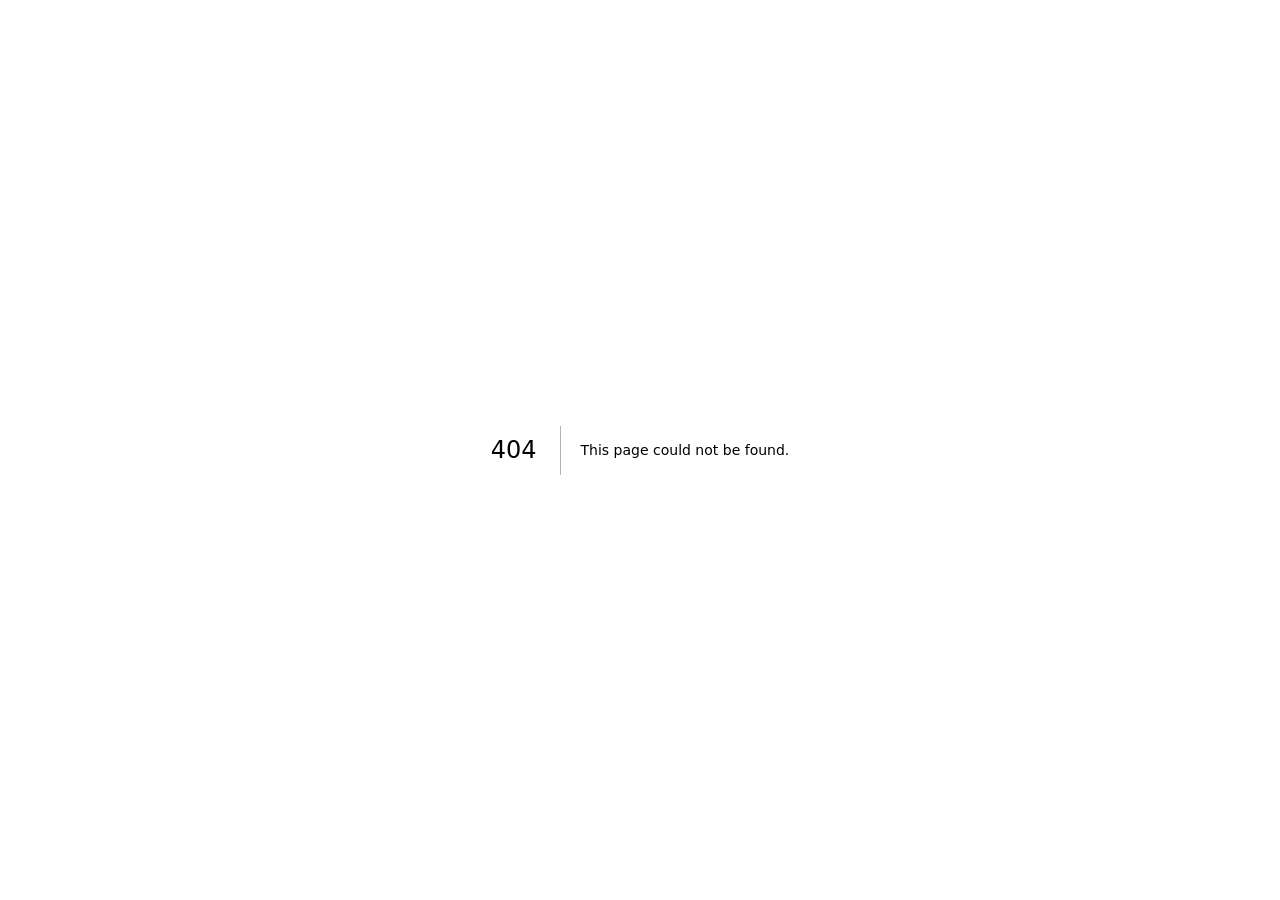
<file: 404/index.html>
<!DOCTYPE html><html lang="en"><head><meta charSet="utf-8"/><meta name="viewport" content="width=device-width, initial-scale=1"/><link rel="stylesheet" href="/_next/static/css/42832f006a9a33c0.css" data-precedence="next"/><link rel="preload" as="script" fetchPriority="low" href="/_next/static/chunks/webpack-592ad1c8eef97358.js"/><script src="/_next/static/chunks/fd9d1056-0ae5902f35a58e60.js" async=""></script><script src="/_next/static/chunks/117-d0973336d0285d7e.js" async=""></script><script src="/_next/static/chunks/main-app-ce053b3c8beb9244.js" async=""></script><meta name="robots" content="noindex"/><title>404: This page could not be found.</title><title>Krishna Chaithanya S N — AI / ML Engineer</title><meta name="description" content="A collection of AI/ML and Generative AI systems by Krishna Chaithanya S N."/><meta name="author" content="Krishna Chaithanya S N"/><meta name="keywords" content="AI Security,Adversarial AI,Machine Learning,Cybersecurity,Portfolio,Bangalore"/><meta property="og:title" content="Krishna Chaithanya S N — AI / ML Engineer"/><meta property="og:description" content="Intelligence, beautifully built. Explore selected AI/ML and Generative AI projects."/><meta property="og:type" content="website"/><meta name="twitter:card" content="summary"/><meta name="twitter:title" content="Krishna Chaithanya S N — AI / ML Engineer"/><meta name="twitter:description" content="Intelligence, beautifully built. Explore selected AI/ML and Generative AI projects."/><script src="/_next/static/chunks/polyfills-42372ed130431b0a.js" noModule=""></script></head><body class="__variable_727f1d __variable_30a8c4 antialiased"><div style="font-family:system-ui,&quot;Segoe UI&quot;,Roboto,Helvetica,Arial,sans-serif,&quot;Apple Color Emoji&quot;,&quot;Segoe UI Emoji&quot;;height:100vh;text-align:center;display:flex;flex-direction:column;align-items:center;justify-content:center"><div><style>body{color:#000;background:#fff;margin:0}.next-error-h1{border-right:1px solid rgba(0,0,0,.3)}@media (prefers-color-scheme:dark){body{color:#fff;background:#000}.next-error-h1{border-right:1px solid rgba(255,255,255,.3)}}</style><h1 class="next-error-h1" style="display:inline-block;margin:0 20px 0 0;padding:0 23px 0 0;font-size:24px;font-weight:500;vertical-align:top;line-height:49px">404</h1><div style="display:inline-block"><h2 style="font-size:14px;font-weight:400;line-height:49px;margin:0">This page could not be found.</h2></div></div></div><script src="/_next/static/chunks/webpack-592ad1c8eef97358.js" async=""></script><script>(self.__next_f=self.__next_f||[]).push([0]);self.__next_f.push([2,null])</script><script>self.__next_f.push([1,"1:HL[\"/_next/static/css/42832f006a9a33c0.css\",\"style\"]\n"])</script><script>self.__next_f.push([1,"2:I[2846,[],\"\"]\n4:I[4707,[],\"\"]\n5:I[6423,[],\"\"]\nb:I[1060,[],\"\"]\n6:{\"fontFamily\":\"system-ui,\\\"Segoe UI\\\",Roboto,Helvetica,Arial,sans-serif,\\\"Apple Color Emoji\\\",\\\"Segoe UI Emoji\\\"\",\"height\":\"100vh\",\"textAlign\":\"center\",\"display\":\"flex\",\"flexDirection\":\"column\",\"alignItems\":\"center\",\"justifyContent\":\"center\"}\n7:{\"display\":\"inline-block\",\"margin\":\"0 20px 0 0\",\"padding\":\"0 23px 0 0\",\"fontSize\":24,\"fontWeight\":500,\"verticalAlign\":\"top\",\"lineHeight\":\"49px\"}\n8:{\"display\":\"inline-block\"}\n9:{\"fontSize\":14,\"fontWeight\":400,\"lineHeight\":\"49px\",\"margin\":0}\nc:[]\n"])</script><script>self.__next_f.push([1,"0:[\"$\",\"$L2\",null,{\"buildId\":\"15jWqcOYW6ydNhGFJsmeZ\",\"assetPrefix\":\"\",\"urlParts\":[\"\",\"_not-found\",\"\"],\"initialTree\":[\"\",{\"children\":[\"/_not-found\",{\"children\":[\"__PAGE__\",{}]}]},\"$undefined\",\"$undefined\",true],\"initialSeedData\":[\"\",{\"children\":[\"/_not-found\",{\"children\":[\"__PAGE__\",{},[[\"$L3\",[[\"$\",\"title\",null,{\"children\":\"404: This page could not be found.\"}],[\"$\",\"div\",null,{\"style\":{\"fontFamily\":\"system-ui,\\\"Segoe UI\\\",Roboto,Helvetica,Arial,sans-serif,\\\"Apple Color Emoji\\\",\\\"Segoe UI Emoji\\\"\",\"height\":\"100vh\",\"textAlign\":\"center\",\"display\":\"flex\",\"flexDirection\":\"column\",\"alignItems\":\"center\",\"justifyContent\":\"center\"},\"children\":[\"$\",\"div\",null,{\"children\":[[\"$\",\"style\",null,{\"dangerouslySetInnerHTML\":{\"__html\":\"body{color:#000;background:#fff;margin:0}.next-error-h1{border-right:1px solid rgba(0,0,0,.3)}@media (prefers-color-scheme:dark){body{color:#fff;background:#000}.next-error-h1{border-right:1px solid rgba(255,255,255,.3)}}\"}}],[\"$\",\"h1\",null,{\"className\":\"next-error-h1\",\"style\":{\"display\":\"inline-block\",\"margin\":\"0 20px 0 0\",\"padding\":\"0 23px 0 0\",\"fontSize\":24,\"fontWeight\":500,\"verticalAlign\":\"top\",\"lineHeight\":\"49px\"},\"children\":\"404\"}],[\"$\",\"div\",null,{\"style\":{\"display\":\"inline-block\"},\"children\":[\"$\",\"h2\",null,{\"style\":{\"fontSize\":14,\"fontWeight\":400,\"lineHeight\":\"49px\",\"margin\":0},\"children\":\"This page could not be found.\"}]}]]}]}]],null],null],null]},[null,[\"$\",\"$L4\",null,{\"parallelRouterKey\":\"children\",\"segmentPath\":[\"children\",\"/_not-found\",\"children\"],\"error\":\"$undefined\",\"errorStyles\":\"$undefined\",\"errorScripts\":\"$undefined\",\"template\":[\"$\",\"$L5\",null,{}],\"templateStyles\":\"$undefined\",\"templateScripts\":\"$undefined\",\"notFound\":\"$undefined\",\"notFoundStyles\":\"$undefined\"}]],null]},[[[[\"$\",\"link\",\"0\",{\"rel\":\"stylesheet\",\"href\":\"/_next/static/css/42832f006a9a33c0.css\",\"precedence\":\"next\",\"crossOrigin\":\"$undefined\"}]],[\"$\",\"html\",null,{\"lang\":\"en\",\"suppressHydrationWarning\":true,\"children\":[\"$\",\"body\",null,{\"className\":\"__variable_727f1d __variable_30a8c4 antialiased\",\"children\":[\"$\",\"$L4\",null,{\"parallelRouterKey\":\"children\",\"segmentPath\":[\"children\"],\"error\":\"$undefined\",\"errorStyles\":\"$undefined\",\"errorScripts\":\"$undefined\",\"template\":[\"$\",\"$L5\",null,{}],\"templateStyles\":\"$undefined\",\"templateScripts\":\"$undefined\",\"notFound\":[[\"$\",\"title\",null,{\"children\":\"404: This page could not be found.\"}],[\"$\",\"div\",null,{\"style\":\"$6\",\"children\":[\"$\",\"div\",null,{\"children\":[[\"$\",\"style\",null,{\"dangerouslySetInnerHTML\":{\"__html\":\"body{color:#000;background:#fff;margin:0}.next-error-h1{border-right:1px solid rgba(0,0,0,.3)}@media (prefers-color-scheme:dark){body{color:#fff;background:#000}.next-error-h1{border-right:1px solid rgba(255,255,255,.3)}}\"}}],[\"$\",\"h1\",null,{\"className\":\"next-error-h1\",\"style\":\"$7\",\"children\":\"404\"}],[\"$\",\"div\",null,{\"style\":\"$8\",\"children\":[\"$\",\"h2\",null,{\"style\":\"$9\",\"children\":\"This page could not be found.\"}]}]]}]}]],\"notFoundStyles\":[]}]}]}]],null],null],\"couldBeIntercepted\":false,\"initialHead\":[[\"$\",\"meta\",null,{\"name\":\"robots\",\"content\":\"noindex\"}],\"$La\"],\"globalErrorComponent\":\"$b\",\"missingSlots\":\"$Wc\"}]\n"])</script><script>self.__next_f.push([1,"a:[[\"$\",\"meta\",\"0\",{\"name\":\"viewport\",\"content\":\"width=device-width, initial-scale=1\"}],[\"$\",\"meta\",\"1\",{\"charSet\":\"utf-8\"}],[\"$\",\"title\",\"2\",{\"children\":\"Krishna Chaithanya S N — AI / ML Engineer\"}],[\"$\",\"meta\",\"3\",{\"name\":\"description\",\"content\":\"A collection of AI/ML and Generative AI systems by Krishna Chaithanya S N.\"}],[\"$\",\"meta\",\"4\",{\"name\":\"author\",\"content\":\"Krishna Chaithanya S N\"}],[\"$\",\"meta\",\"5\",{\"name\":\"keywords\",\"content\":\"AI Security,Adversarial AI,Machine Learning,Cybersecurity,Portfolio,Bangalore\"}],[\"$\",\"meta\",\"6\",{\"property\":\"og:title\",\"content\":\"Krishna Chaithanya S N — AI / ML Engineer\"}],[\"$\",\"meta\",\"7\",{\"property\":\"og:description\",\"content\":\"Intelligence, beautifully built. Explore selected AI/ML and Generative AI projects.\"}],[\"$\",\"meta\",\"8\",{\"property\":\"og:type\",\"content\":\"website\"}],[\"$\",\"meta\",\"9\",{\"name\":\"twitter:card\",\"content\":\"summary\"}],[\"$\",\"meta\",\"10\",{\"name\":\"twitter:title\",\"content\":\"Krishna Chaithanya S N — AI / ML Engineer\"}],[\"$\",\"meta\",\"11\",{\"name\":\"twitter:description\",\"content\":\"Intelligence, beautifully built. Explore selected AI/ML and Generative AI projects.\"}]]\n3:null\n"])</script></body></html>
</file>
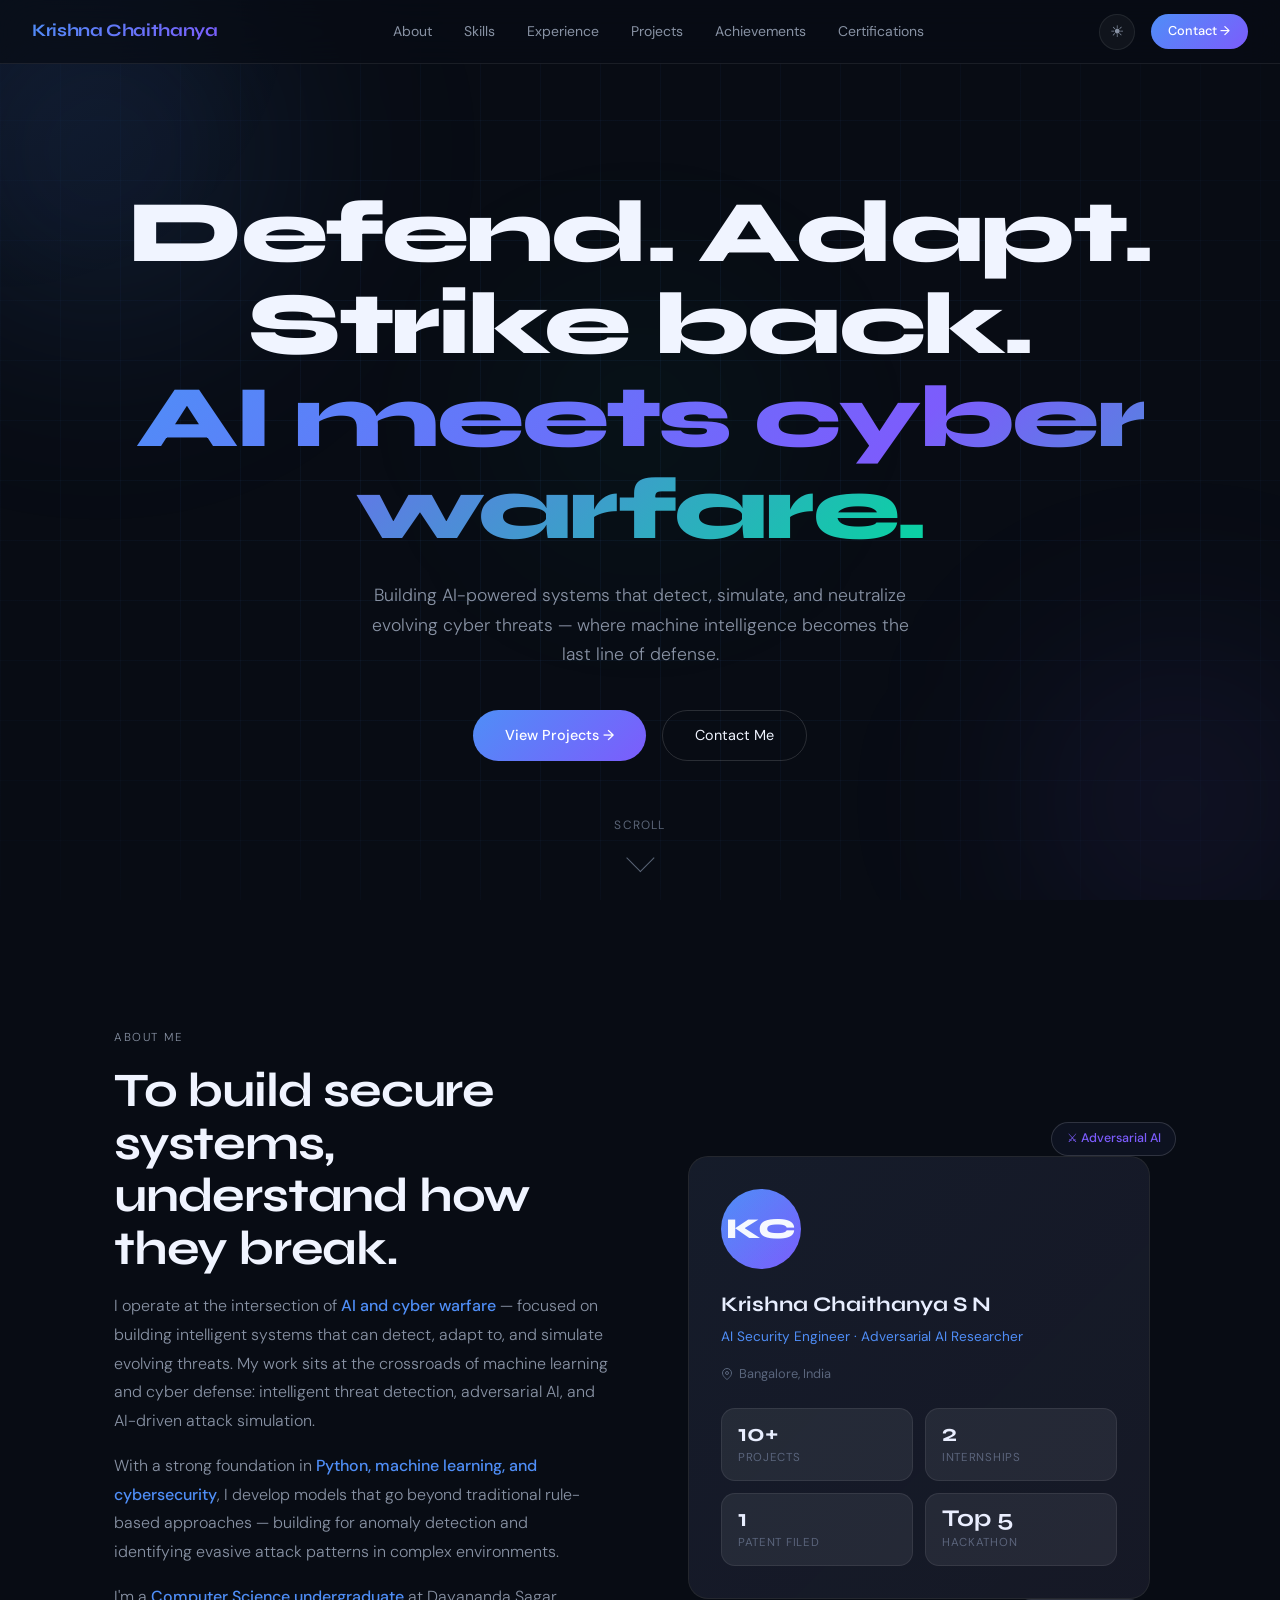
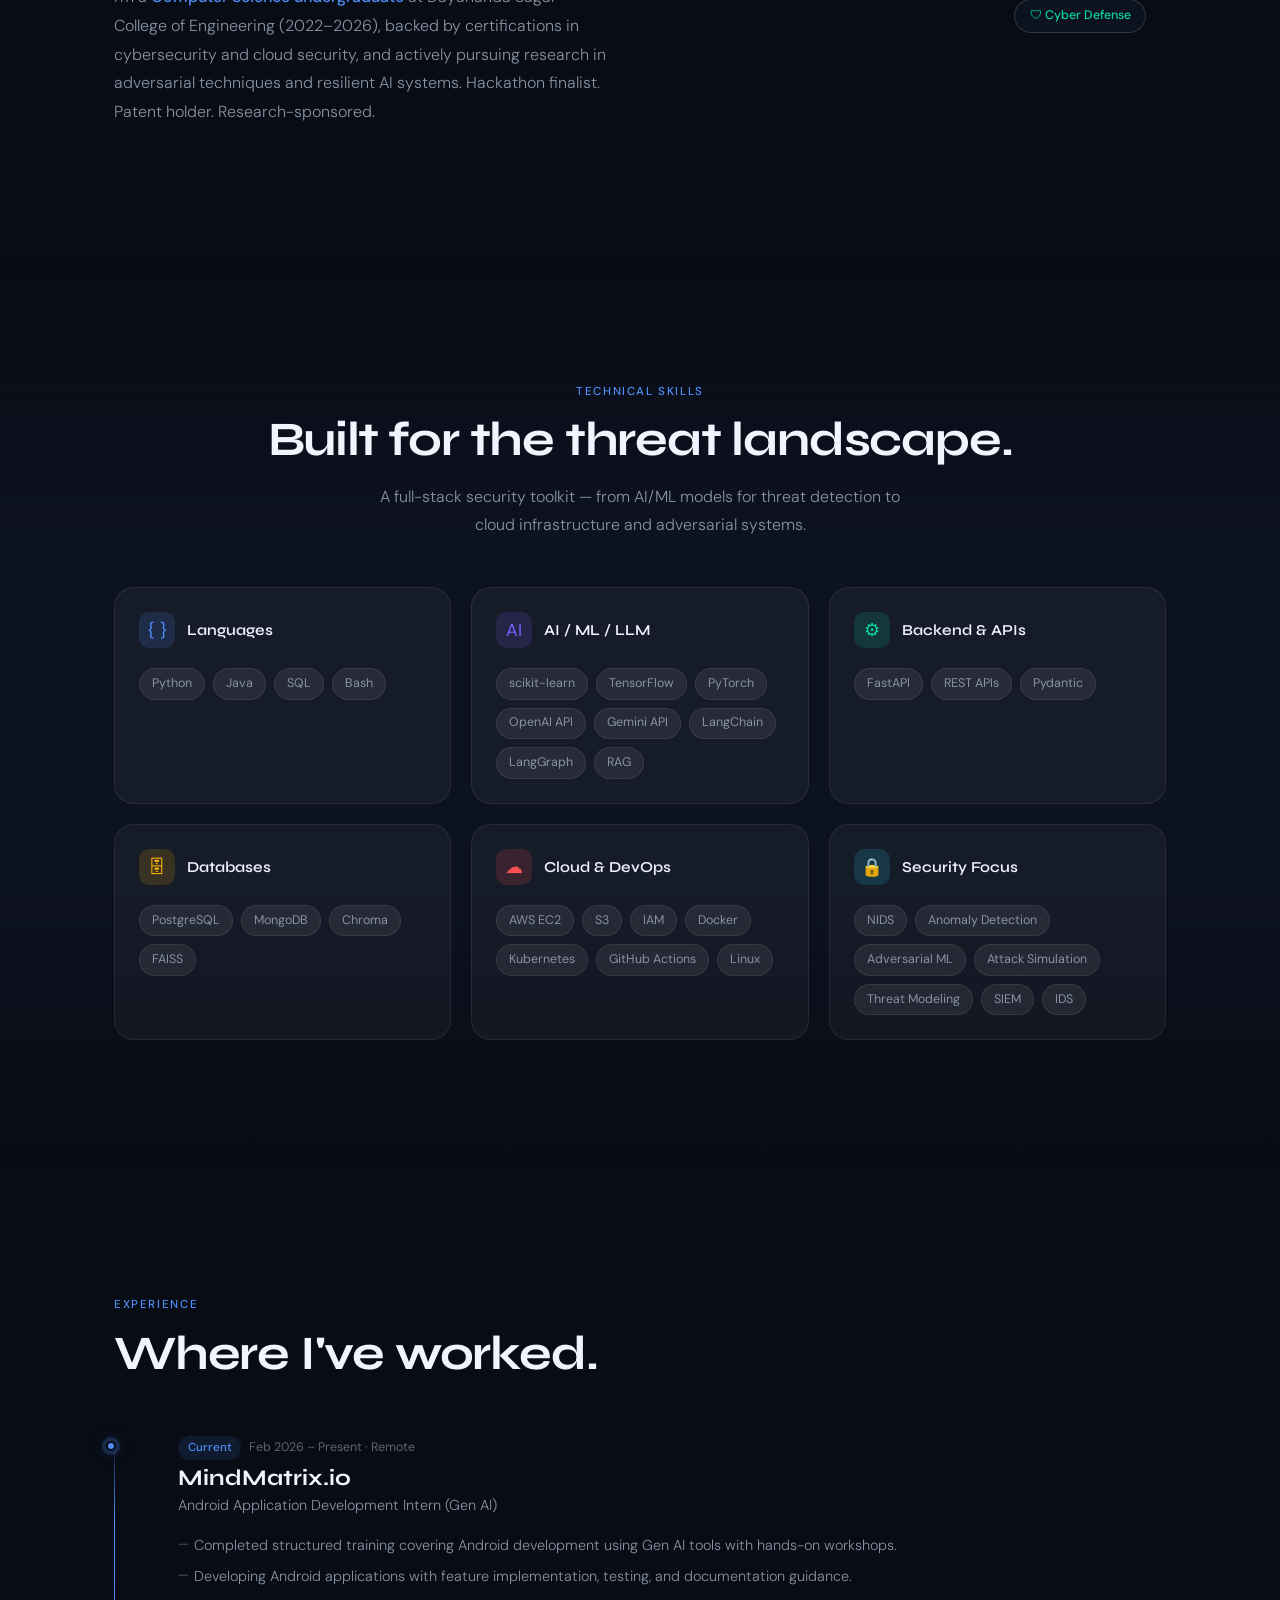
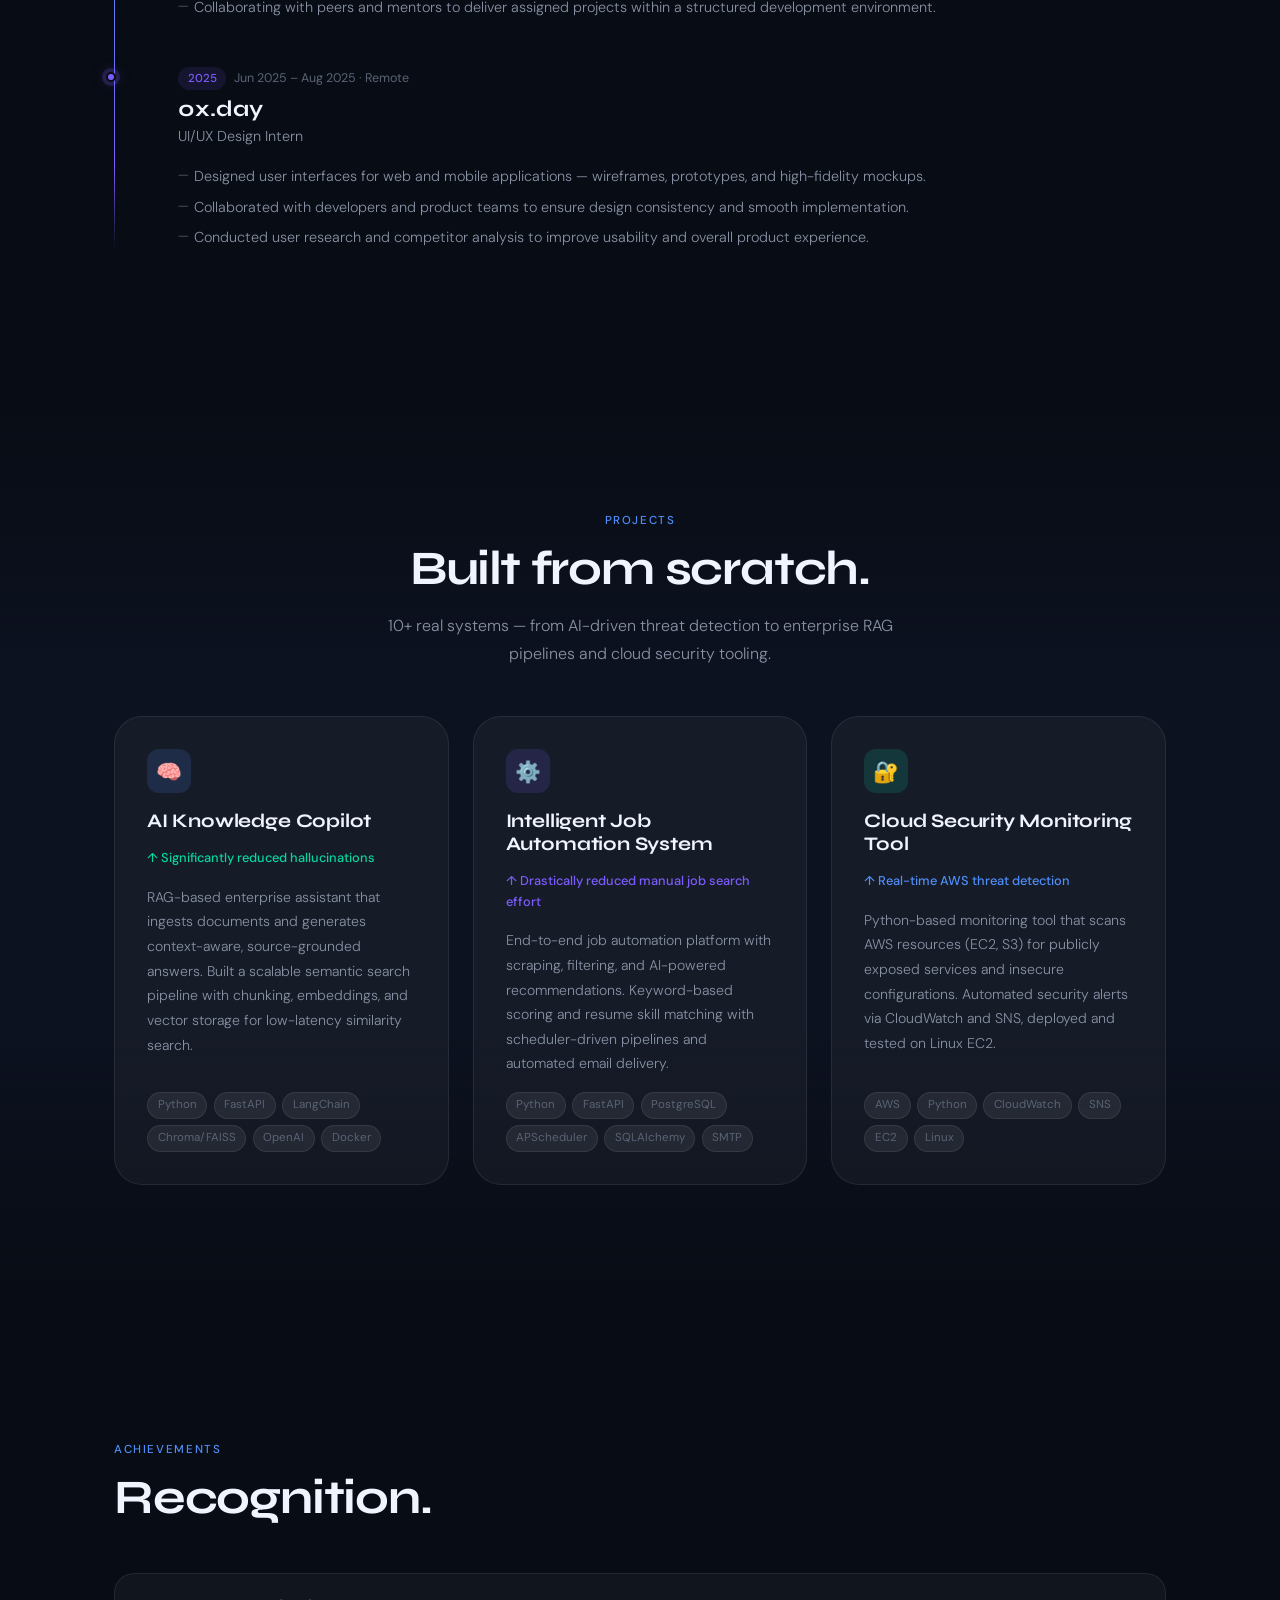
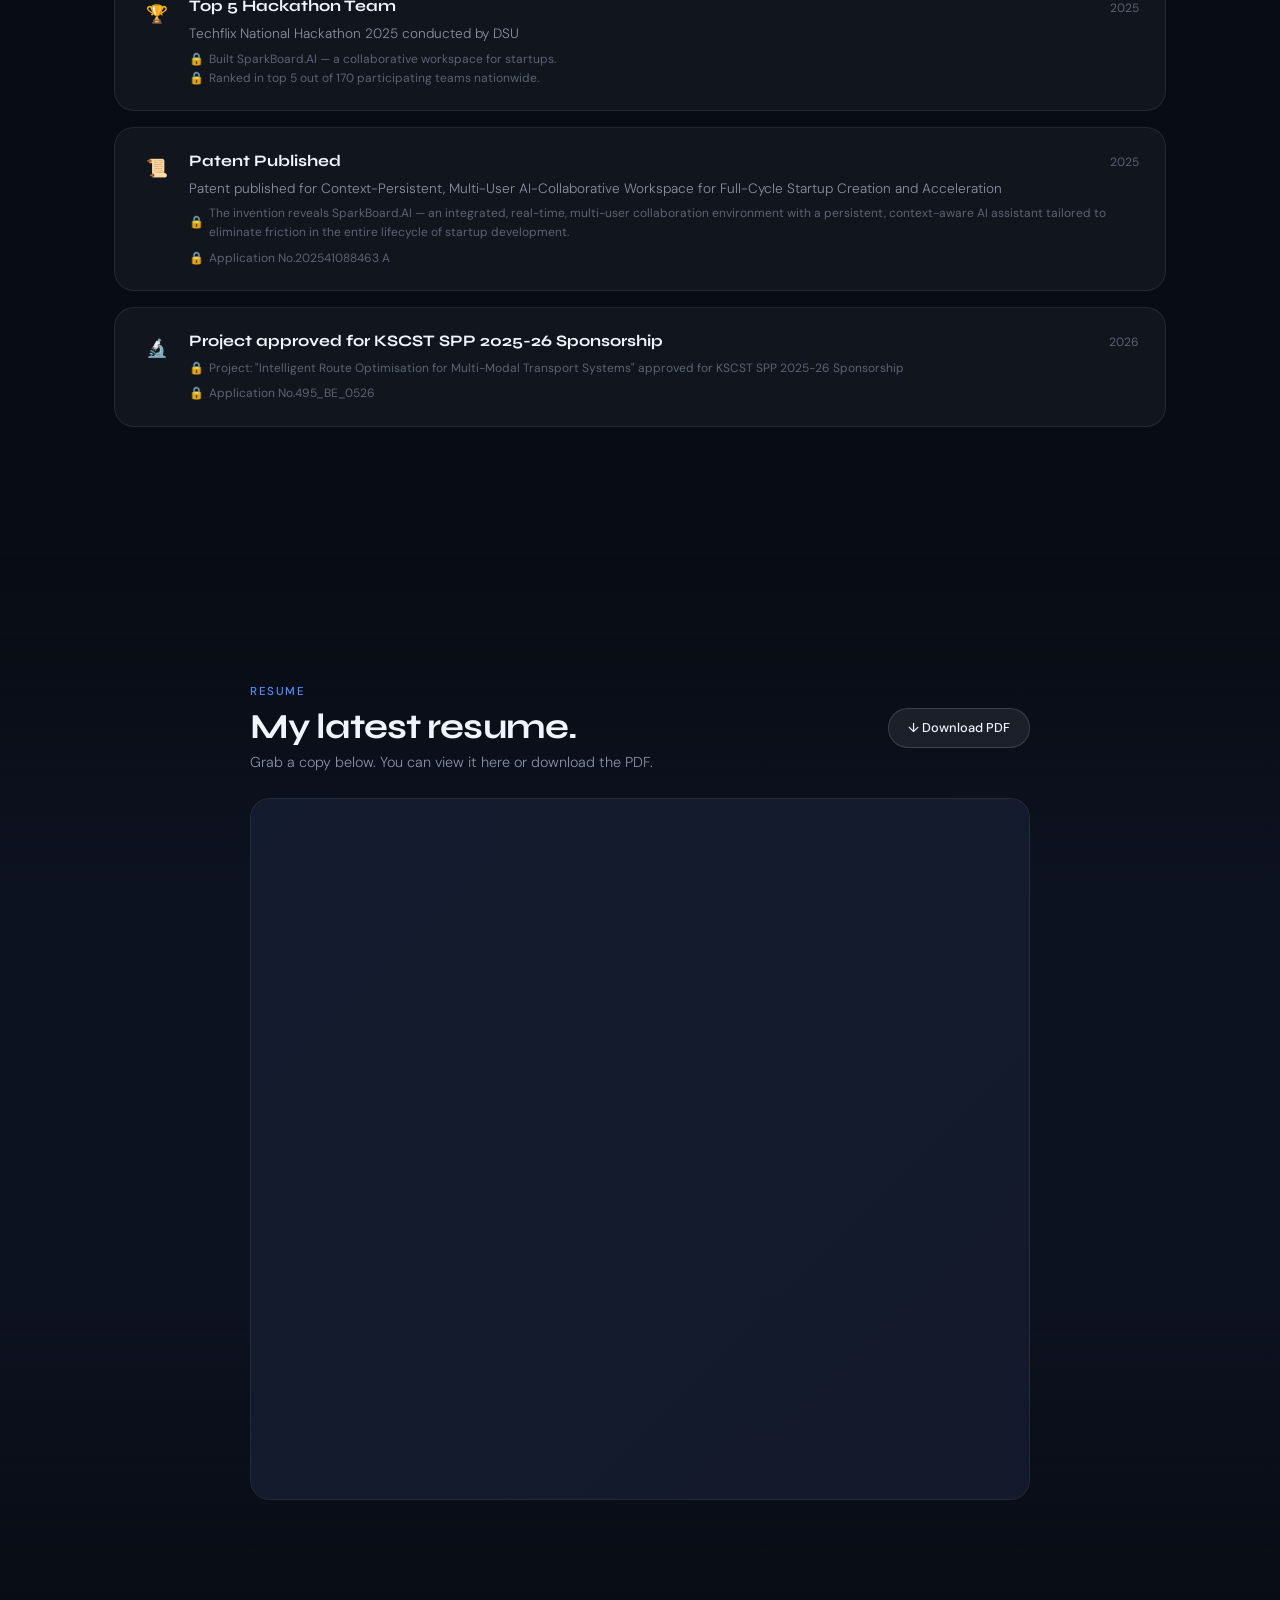
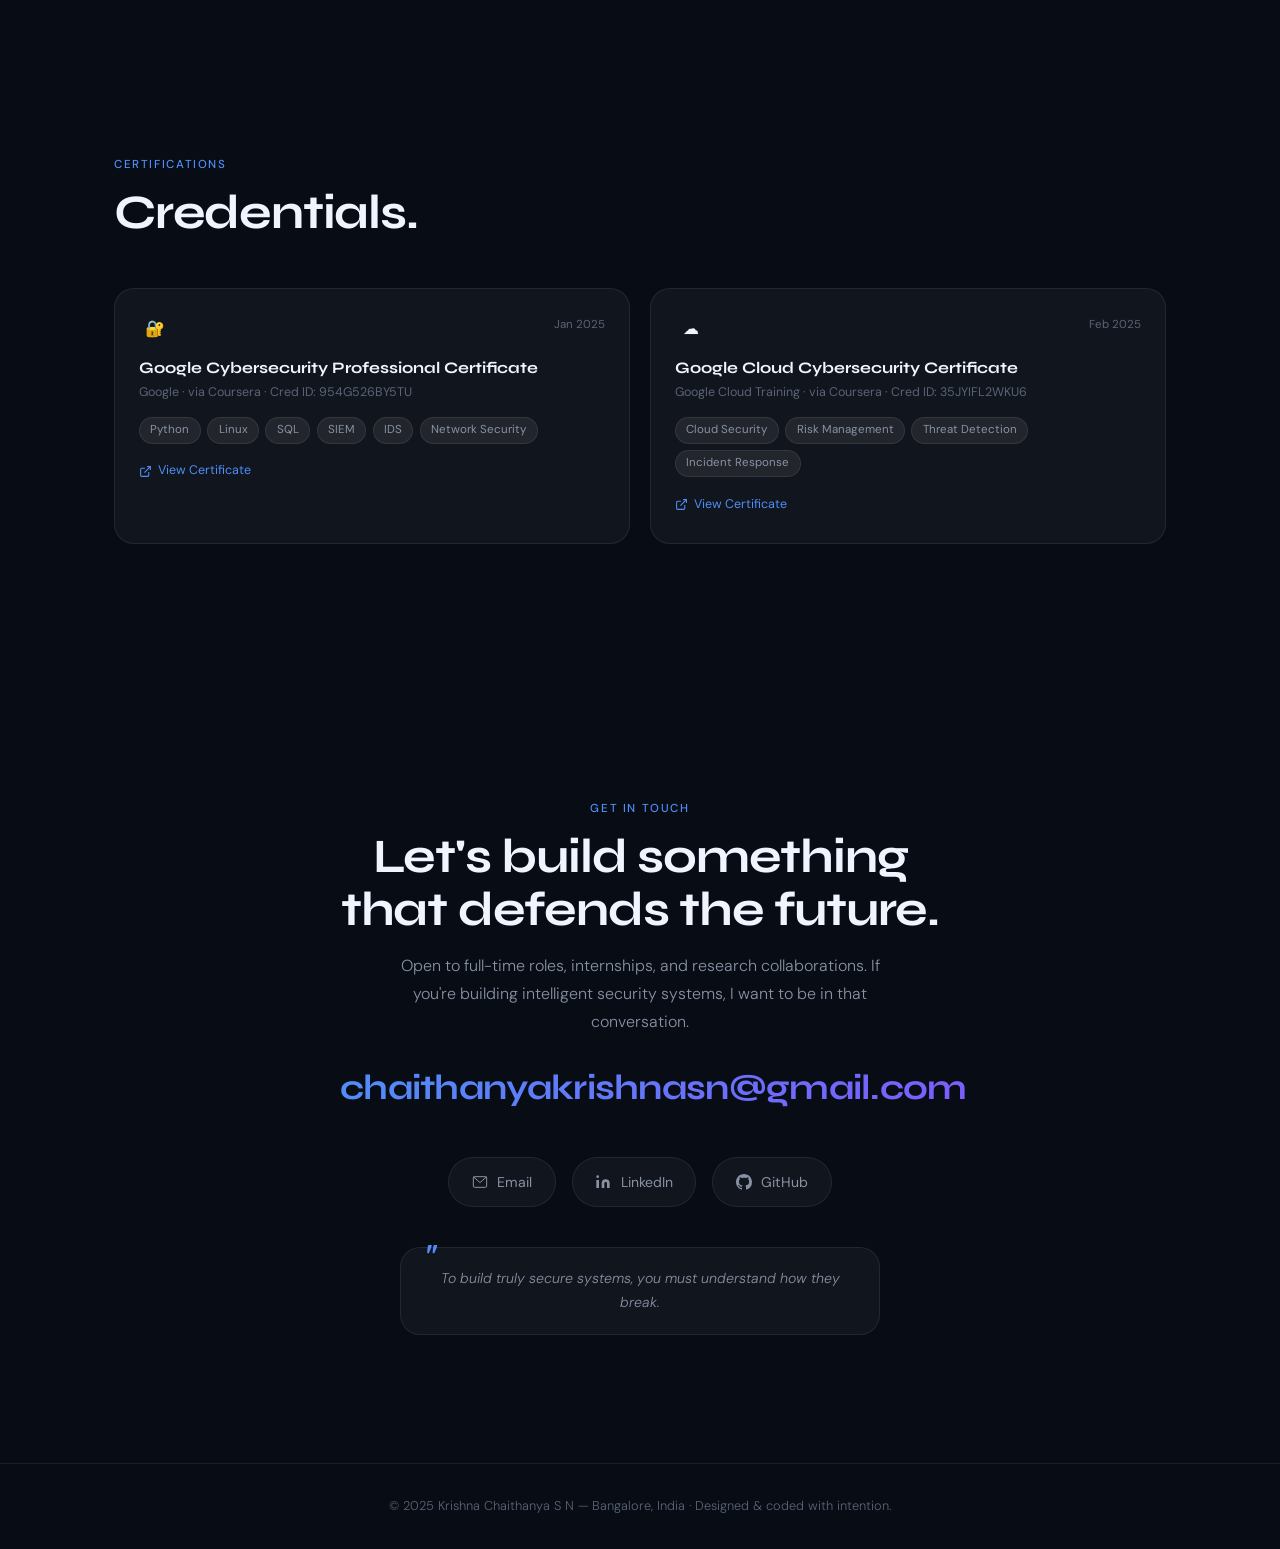
<file: portfolio.html>
<!DOCTYPE html>
<html lang="en" data-theme="dark">

<head>
  <meta charset="UTF-8" />
  <meta name="viewport" content="width=device-width, initial-scale=1.0" />
  <title>Krishna Chaithanya — AI × Cybersecurity</title>
  <link rel="preconnect" href="https://fonts.googleapis.com" />
  <link rel="preconnect" href="https://fonts.gstatic.com" crossorigin />
  <link
    href="https://fonts.googleapis.com/css2?family=Syne:wght@400;500;600;700;800&family=DM+Sans:ital,opsz,wght@0,9..40,300;0,9..40,400;0,9..40,500;1,9..40,300&display=swap"
    rel="stylesheet" />
  <style>
    :root {
      --bg: #080c14;
      --bg2: #0d1220;
      --bg3: #111827;
      --surface: rgba(255, 255, 255, 0.04);
      --surface2: rgba(255, 255, 255, 0.07);
      --border: rgba(255, 255, 255, 0.08);
      --border2: rgba(255, 255, 255, 0.14);
      --text: #f0f4ff;
      --text2: #8892a4;
      --text3: #5a6476;
      --accent: #4f8ef7;
      --accent2: #7c5cfc;
      --accent3: #06d6a0;
      --font-display: 'Syne', sans-serif;
      --font-body: 'DM Sans', sans-serif;
      --r: 14px;
      --r2: 20px;
      --r3: 28px;
    }

    [data-theme="light"] {
      --bg: #f8faff;
      --bg2: #eef2fb;
      --bg3: #e4eaf8;
      --surface: rgba(0, 0, 0, 0.03);
      --surface2: rgba(0, 0, 0, 0.06);
      --border: rgba(0, 0, 0, 0.08);
      --border2: rgba(0, 0, 0, 0.14);
      --text: #0a0e1a;
      --text2: #4a5568;
      --text3: #94a3b8;
    }

    *,
    *::before,
    *::after {
      box-sizing: border-box;
      margin: 0;
      padding: 0
    }

    html {
      scroll-behavior: smooth;
      -webkit-font-smoothing: antialiased
    }

    body {
      background: var(--bg);
      color: var(--text);
      font-family: var(--font-body);
      font-size: 16px;
      line-height: 1.6;
      overflow-x: hidden
    }

    /* CURSOR SPOTLIGHT */
    #spotlight {
      position: fixed;
      pointer-events: none;
      width: 600px;
      height: 600px;
      border-radius: 50%;
      background: radial-gradient(circle, rgba(79, 142, 247, 0.06) 0%, transparent 70%);
      transform: translate(-50%, -50%);
      z-index: 0;
      transition: opacity .3s
    }

    /* NAVBAR */
    nav {
      position: fixed;
      top: 0;
      left: 0;
      right: 0;
      z-index: 100;
      padding: 0 2rem;
      height: 64px;
      display: flex;
      align-items: center;
      justify-content: space-between;
      backdrop-filter: blur(20px);
      -webkit-backdrop-filter: blur(20px);
      background: rgba(8, 12, 20, 0.7);
      border-bottom: 1px solid var(--border);
      transition: all .3s
    }

    [data-theme="light"] nav {
      background: rgba(248, 250, 255, 0.8)
    }

    .nav-logo {
      font-family: var(--font-display);
      font-size: 1.1rem;
      font-weight: 700;
      background: linear-gradient(135deg, var(--accent), var(--accent2));
      -webkit-background-clip: text;
      -webkit-text-fill-color: transparent;
      background-clip: text;
      letter-spacing: -.02em
    }

    .nav-links {
      display: flex;
      gap: 2rem;
      align-items: center
    }

    .nav-links a {
      color: var(--text2);
      text-decoration: none;
      font-size: .875rem;
      font-weight: 400;
      transition: color .2s
    }

    .nav-links a:hover {
      color: var(--text)
    }

    .nav-right {
      display: flex;
      align-items: center;
      gap: 1rem
    }

    .theme-btn {
      background: var(--surface);
      border: 1px solid var(--border);
      color: var(--text2);
      width: 36px;
      height: 36px;
      border-radius: 50%;
      cursor: pointer;
      display: flex;
      align-items: center;
      justify-content: center;
      font-size: 1rem;
      transition: all .2s
    }

    .theme-btn:hover {
      border-color: var(--border2);
      color: var(--text)
    }

    .nav-cta {
      background: linear-gradient(135deg, var(--accent), var(--accent2));
      color: #fff;
      border: none;
      padding: .45rem 1.1rem;
      border-radius: 30px;
      font-size: .8rem;
      font-weight: 500;
      cursor: pointer;
      font-family: var(--font-body);
      transition: opacity .2s;
      text-decoration: none
    }

    .nav-cta:hover {
      opacity: .85
    }

    /* UTILS */
    section {
      position: relative;
      z-index: 1
    }

    .container {
      max-width: 1100px;
      margin: 0 auto;
      padding: 0 1.5rem
    }

    .section-label {
      font-size: .72rem;
      font-weight: 500;
      letter-spacing: .14em;
      text-transform: uppercase;
      color: var(--accent);
      margin-bottom: .8rem
    }

    .section-title {
      font-family: var(--font-display);
      font-size: clamp(2rem, 4vw, 3rem);
      font-weight: 700;
      letter-spacing: -.025em;
      color: var(--text);
      line-height: 1.1;
      margin-bottom: 1rem
    }

    .section-desc {
      color: var(--text2);
      font-size: 1rem;
      max-width: 520px;
      line-height: 1.75;
      font-weight: 300
    }

    /* HERO */
    #hero {
      min-height: 100vh;
      display: flex;
      align-items: center;
      justify-content: center;
      text-align: center;
      padding: 8rem 1.5rem 5rem;
      position: relative;
      overflow: hidden
    }

    .hero-grid {
      position: absolute;
      inset: 0;
      background-image: linear-gradient(rgba(79, 142, 247, .06) 1px, transparent 1px), linear-gradient(90deg, rgba(79, 142, 247, .06) 1px, transparent 1px);
      background-size: 60px 60px;
      mask-image: radial-gradient(ellipse 80% 80% at 50% 50%, black 30%, transparent 100%)
    }

    .hero-orb {
      position: absolute;
      border-radius: 50%;
      filter: blur(100px);
      pointer-events: none
    }

    .hero-orb-1 {
      width: 500px;
      height: 500px;
      background: radial-gradient(circle, rgba(79, 142, 247, 0.18), transparent 70%);
      top: -100px;
      left: -150px
    }

    .hero-orb-2 {
      width: 400px;
      height: 400px;
      background: radial-gradient(circle, rgba(124, 92, 252, 0.15), transparent 70%);
      bottom: -100px;
      right: -100px
    }

    .hero-orb-3 {
      width: 300px;
      height: 300px;
      background: radial-gradient(circle, rgba(6, 214, 160, 0.1), transparent 70%);
      top: 30%;
      left: 50%;
      transform: translateX(-50%)
    }

    .hero-badge {
      display: inline-flex;
      align-items: center;
      gap: .5rem;
      background: var(--surface);
      border: 1px solid var(--border2);
      padding: .3rem .9rem;
      border-radius: 30px;
      font-size: .78rem;
      color: var(--text2);
      margin-bottom: 2rem;
      letter-spacing: .05em;
      text-transform: uppercase
    }

    .hero-badge-dot {
      width: 6px;
      height: 6px;
      border-radius: 50%;
      background: var(--accent3);
      box-shadow: 0 0 8px var(--accent3);
      animation: pulse 2s infinite
    }

    @keyframes pulse {

      0%,
      100% {
        opacity: 1
      }

      50% {
        opacity: .4
      }
    }

    .hero-title {
      font-family: var(--font-display);
      font-size: clamp(2.8rem, 7vw, 5.5rem);
      font-weight: 800;
      line-height: 1.05;
      letter-spacing: -.03em;
      margin-bottom: 1.5rem
    }

    .hero-title .line1 {
      display: block;
      color: var(--text)
    }

    .hero-title .grad {
      background: linear-gradient(135deg, var(--accent) 0%, var(--accent2) 50%, var(--accent3) 100%);
      -webkit-background-clip: text;
      -webkit-text-fill-color: transparent;
      background-clip: text
    }

    .hero-sub {
      font-size: 1.1rem;
      color: var(--text2);
      max-width: 560px;
      margin: 0 auto 2.5rem;
      font-weight: 300;
      line-height: 1.7
    }

    .hero-actions {
      display: flex;
      gap: 1rem;
      justify-content: center;
      flex-wrap: wrap
    }

    .btn-primary {
      background: linear-gradient(135deg, var(--accent), var(--accent2));
      color: #fff;
      border: none;
      padding: .8rem 2rem;
      border-radius: 50px;
      font-size: .9rem;
      font-weight: 500;
      cursor: pointer;
      font-family: var(--font-body);
      text-decoration: none;
      display: inline-flex;
      align-items: center;
      gap: .5rem;
      transition: all .25s
    }

    .btn-primary:hover {
      transform: translateY(-2px);
      box-shadow: 0 12px 30px rgba(79, 142, 247, 0.35)
    }

    .btn-secondary {
      background: transparent;
      color: var(--text);
      border: 1px solid var(--border2);
      padding: .8rem 2rem;
      border-radius: 50px;
      font-size: .9rem;
      font-weight: 400;
      cursor: pointer;
      font-family: var(--font-body);
      text-decoration: none;
      display: inline-flex;
      align-items: center;
      gap: .5rem;
      transition: all .25s
    }

    .btn-secondary:hover {
      border-color: var(--accent);
      color: var(--accent);
      transform: translateY(-2px)
    }

    .hero-scroll {
      position: absolute;
      bottom: 2rem;
      left: 50%;
      transform: translateX(-50%);
      display: flex;
      flex-direction: column;
      align-items: center;
      gap: .5rem;
      color: var(--text3);
      font-size: .75rem;
      letter-spacing: .1em;
      text-transform: uppercase;
      animation: floatscroll 3s ease-in-out infinite
    }

    @keyframes floatscroll {

      0%,
      100% {
        transform: translateX(-50%) translateY(0)
      }

      50% {
        transform: translateX(-50%) translateY(-6px)
      }
    }

    .scroll-arrow {
      width: 20px;
      height: 20px;
      border-right: 1.5px solid var(--text3);
      border-bottom: 1.5px solid var(--text3);
      transform: rotate(45deg);
      margin-top: .3rem
    }

    /* ABOUT */
    #about {
      padding: 8rem 0
    }

    .about-grid {
      display: grid;
      grid-template-columns: 1fr 1fr;
      gap: 4rem;
      align-items: center
    }

    .about-card {
      background: var(--surface);
      border: 1px solid var(--border);
      border-radius: var(--r2);
      padding: 2rem;
      position: relative;
      overflow: hidden
    }

    .about-card::before {
      content: '';
      position: absolute;
      inset: 0;
      background: linear-gradient(135deg, rgba(79, 142, 247, .06), rgba(124, 92, 252, .04));
      pointer-events: none
    }

    .about-avatar {
      width: 80px;
      height: 80px;
      border-radius: 50%;
      background: linear-gradient(135deg, var(--accent), var(--accent2));
      display: flex;
      align-items: center;
      justify-content: center;
      font-family: var(--font-display);
      font-size: 1.8rem;
      font-weight: 800;
      color: #fff;
      margin-bottom: 1.2rem
    }

    .about-name {
      font-family: var(--font-display);
      font-size: 1.3rem;
      font-weight: 700;
      color: var(--text);
      margin-bottom: .3rem
    }

    .about-role {
      font-size: .85rem;
      color: var(--accent);
      margin-bottom: 1rem;
      font-weight: 400
    }

    .about-stats {
      display: grid;
      grid-template-columns: 1fr 1fr;
      gap: .75rem;
      margin-top: 1.5rem
    }

    .stat-item {
      background: var(--surface2);
      border: 1px solid var(--border);
      border-radius: var(--r);
      padding: .8rem 1rem
    }

    .stat-num {
      font-family: var(--font-display);
      font-size: 1.5rem;
      font-weight: 700;
      color: var(--text);
      line-height: 1
    }

    .stat-label {
      font-size: .72rem;
      color: var(--text3);
      margin-top: .2rem;
      text-transform: uppercase;
      letter-spacing: .06em
    }

    .about-text p {
      color: var(--text2);
      font-weight: 300;
      line-height: 1.8;
      margin-bottom: 1rem
    }

    .about-text p:last-child {
      margin-bottom: 0
    }

    .highlight {
      color: var(--accent);
      font-weight: 500
    }

    .float-tag {
      position: absolute;
      background: var(--bg2);
      border: 1px solid var(--border2);
      border-radius: 30px;
      padding: .4rem .9rem;
      font-size: .78rem;
      font-weight: 500;
      display: flex;
      align-items: center;
      gap: .4rem;
      white-space: nowrap
    }

    .float-tag.t1 {
      bottom: -18px;
      right: 20px;
      color: var(--accent3)
    }

    .float-tag.t2 {
      top: -18px;
      right: -10px;
      color: var(--accent2)
    }

    /* SKILLS */
    #skills {
      padding: 8rem 0;
      background: linear-gradient(180deg, transparent, var(--bg2) 30%, var(--bg2) 70%, transparent)
    }

    .skills-grid {
      display: grid;
      grid-template-columns: repeat(auto-fit, minmax(280px, 1fr));
      gap: 1.25rem;
      margin-top: 3rem
    }

    .skill-category {
      background: var(--surface);
      border: 1px solid var(--border);
      border-radius: var(--r2);
      padding: 1.5rem;
      transition: all .3s;
      position: relative;
      overflow: hidden
    }

    .skill-category:hover {
      border-color: var(--border2);
      transform: translateY(-4px)
    }

    .skill-cat-header {
      display: flex;
      align-items: center;
      gap: .75rem;
      margin-bottom: 1.25rem
    }

    .skill-icon {
      width: 36px;
      height: 36px;
      border-radius: 10px;
      display: flex;
      align-items: center;
      justify-content: center;
      font-size: 1.1rem;
      flex-shrink: 0
    }

    .skill-icon.blue {
      background: rgba(79, 142, 247, 0.15);
      color: var(--accent)
    }

    .skill-icon.purple {
      background: rgba(124, 92, 252, 0.15);
      color: var(--accent2)
    }

    .skill-icon.green {
      background: rgba(6, 214, 160, 0.15);
      color: var(--accent3)
    }

    .skill-icon.orange {
      background: rgba(250, 176, 5, 0.15);
      color: #fab005
    }

    .skill-icon.red {
      background: rgba(250, 82, 82, 0.15);
      color: #fa5252
    }

    .skill-icon.cyan {
      background: rgba(34, 211, 238, 0.15);
      color: #22d3ee
    }

    .skill-cat-title {
      font-family: var(--font-display);
      font-size: .95rem;
      font-weight: 600;
      color: var(--text)
    }

    .skill-pills {
      display: flex;
      flex-wrap: wrap;
      gap: .5rem
    }

    .pill {
      background: var(--surface2);
      border: 1px solid var(--border);
      padding: .3rem .75rem;
      border-radius: 30px;
      font-size: .78rem;
      color: var(--text2);
      transition: all .2s;
      cursor: default
    }

    .pill:hover {
      border-color: var(--border2);
      color: var(--text);
      transform: translateY(-1px)
    }

    /* EXPERIENCE */
    #experience {
      padding: 8rem 0
    }

    .timeline {
      position: relative;
      margin-top: 3.5rem;
      padding-left: 2rem
    }

    .timeline::before {
      content: '';
      position: absolute;
      left: 0;
      top: 0;
      bottom: 0;
      width: 1px;
      background: linear-gradient(180deg, transparent, var(--accent) 20%, var(--accent2) 80%, transparent)
    }

    .timeline-item {
      position: relative;
      margin-bottom: 3rem;
      padding-left: 2rem
    }

    .timeline-item:last-child {
      margin-bottom: 0
    }

    .timeline-dot {
      position: absolute;
      left: -2.5rem;
      top: .3rem;
      width: 10px;
      height: 10px;
      border-radius: 50%;
      background: var(--accent);
      border: 2px solid var(--bg);
      box-shadow: 0 0 0 4px rgba(79, 142, 247, 0.2), 0 0 15px rgba(79, 142, 247, 0.4)
    }

    .timeline-item:nth-child(2) .timeline-dot {
      background: var(--accent2);
      box-shadow: 0 0 0 4px rgba(124, 92, 252, 0.2), 0 0 15px rgba(124, 92, 252, 0.4)
    }

    .timeline-meta {
      font-size: .78rem;
      color: var(--text3);
      margin-bottom: .4rem;
      display: flex;
      align-items: center;
      gap: .5rem;
      flex-wrap: wrap
    }

    .timeline-meta .badge {
      background: rgba(79, 142, 247, .12);
      color: var(--accent);
      padding: .15rem .6rem;
      border-radius: 20px;
      font-size: .72rem;
      font-weight: 500
    }

    .timeline-item:nth-child(2) .timeline-meta .badge {
      background: rgba(124, 92, 252, .12);
      color: var(--accent2)
    }

    .timeline-company {
      font-family: var(--font-display);
      font-size: 1.4rem;
      font-weight: 700;
      color: var(--text);
      line-height: 1.1;
      margin-bottom: .2rem
    }

    .timeline-role {
      font-size: .9rem;
      color: var(--text2);
      margin-bottom: 1rem;
      font-weight: 300
    }

    .timeline-points {
      list-style: none
    }

    .timeline-points li {
      color: var(--text2);
      font-size: .9rem;
      line-height: 1.7;
      padding-left: 1rem;
      position: relative;
      margin-bottom: .4rem;
      font-weight: 300
    }

    .timeline-points li::before {
      content: '—';
      position: absolute;
      left: 0;
      color: var(--text3);
      font-size: .8rem
    }

    /* PROJECTS */
    #projects {
      padding: 8rem 0;
      background: linear-gradient(180deg, transparent, var(--bg2) 30%, var(--bg2) 70%, transparent)
    }

    .projects-grid {
      display: grid;
      grid-template-columns: repeat(auto-fit, minmax(320px, 1fr));
      gap: 1.5rem;
      margin-top: 3rem
    }

    .project-card {
      background: var(--surface);
      border: 1px solid var(--border);
      border-radius: var(--r3);
      padding: 2rem;
      display: flex;
      flex-direction: column;
      gap: 1rem;
      transition: all .35s;
      position: relative;
      overflow: hidden;
      cursor: pointer
    }

    .project-card::before {
      content: '';
      position: absolute;
      inset: 0;
      opacity: 0;
      transition: opacity .35s;
      background: linear-gradient(135deg, rgba(79, 142, 247, 0.06), rgba(124, 92, 252, 0.04));
      pointer-events: none
    }

    .project-card:hover {
      border-color: rgba(79, 142, 247, .3);
      transform: translateY(-6px);
      box-shadow: 0 24px 60px rgba(0, 0, 0, .3)
    }

    .project-card:hover::before {
      opacity: 1
    }

    .project-card:nth-child(2):hover {
      border-color: rgba(124, 92, 252, .3)
    }

    .project-card:nth-child(3):hover {
      border-color: rgba(6, 214, 160, .3)
    }

    .project-header {
      display: flex;
      align-items: flex-start;
      justify-content: space-between;
      gap: 1rem
    }

    .project-icon {
      width: 44px;
      height: 44px;
      border-radius: 12px;
      display: flex;
      align-items: center;
      justify-content: center;
      font-size: 1.3rem;
      flex-shrink: 0
    }

    .project-icon.p1 {
      background: rgba(79, 142, 247, 0.15)
    }

    .project-icon.p2 {
      background: rgba(124, 92, 252, 0.15)
    }

    .project-icon.p3 {
      background: rgba(6, 214, 160, 0.15)
    }

    .project-links {
      display: flex;
      gap: .5rem;
      opacity: 0;
      transition: opacity .25s
    }

    .project-card:hover .project-links {
      opacity: 1
    }

    .proj-link {
      width: 32px;
      height: 32px;
      border-radius: 50%;
      border: 1px solid var(--border2);
      background: var(--surface2);
      display: flex;
      align-items: center;
      justify-content: center;
      color: var(--text2);
      text-decoration: none;
      font-size: .75rem;
      transition: all .2s
    }

    .proj-link:hover {
      border-color: var(--accent);
      color: var(--accent)
    }

    .project-name {
      font-family: var(--font-display);
      font-size: 1.2rem;
      font-weight: 700;
      color: var(--text);
      letter-spacing: -.01em;
      line-height: 1.2
    }

    .project-desc {
      color: var(--text2);
      font-size: .88rem;
      line-height: 1.75;
      flex: 1;
      font-weight: 300
    }

    .project-tags {
      display: flex;
      flex-wrap: wrap;
      gap: .4rem
    }

    .tag {
      background: var(--surface2);
      border: 1px solid var(--border);
      padding: .2rem .6rem;
      border-radius: 20px;
      font-size: .72rem;
      color: var(--text3);
      transition: all .2s
    }

    .project-card:hover .tag {
      border-color: var(--border2);
      color: var(--text2)
    }

    .project-highlight {
      font-size: .8rem;
      color: var(--accent3);
      font-weight: 500
    }

    .project-card:nth-child(2) .project-highlight {
      color: var(--accent2)
    }

    .project-card:nth-child(3) .project-highlight {
      color: var(--accent)
    }

    /* ACHIEVEMENTS - match screenshot style */
    #achievements {
      padding: 8rem 0
    }

    .achievements-list {
      display: flex;
      flex-direction: column;
      gap: 1rem;
      margin-top: 3rem
    }

    .ach-card {
      background: var(--surface);
      border: 1px solid var(--border);
      border-radius: var(--r2);
      padding: 1.4rem 1.6rem;
      display: flex;
      align-items: flex-start;
      gap: 1rem;
      transition: all .3s;
      position: relative;
      overflow: hidden
    }

    .ach-card:hover {
      border-color: var(--border2);
      transform: translateX(4px)
    }

    .ach-card::after {
      content: '';
      position: absolute;
      left: 0;
      top: 0;
      bottom: 0;
      width: 2px;
      background: linear-gradient(180deg, var(--accent), var(--accent2));
      opacity: 0;
      transition: opacity .3s;
      border-radius: 2px 0 0 2px
    }

    .ach-card:hover::after {
      opacity: 1
    }

    .ach-icon-wrap {
      width: 32px;
      height: 32px;
      display: flex;
      align-items: center;
      justify-content: center;
      flex-shrink: 0;
      margin-top: .1rem;
      font-size: 1.1rem
    }

    .ach-body {
      flex: 1;
      min-width: 0
    }

    .ach-header {
      display: flex;
      align-items: flex-start;
      justify-content: space-between;
      gap: 1rem;
      flex-wrap: wrap;
      margin-bottom: .4rem
    }

    .ach-title {
      font-family: var(--font-display);
      font-size: 1rem;
      font-weight: 700;
      color: var(--text);
      line-height: 1.2
    }

    .ach-year {
      font-size: .75rem;
      color: var(--text3);
      font-weight: 400;
      white-space: nowrap;
      padding-top: .15rem
    }

    .ach-sub {
      font-size: .85rem;
      color: var(--text2);
      font-weight: 300;
      line-height: 1.5;
      margin-bottom: .3rem
    }

    .ach-meta {
      font-size: .75rem;
      color: var(--text3);
      display: flex;
      align-items: center;
      gap: .35rem
    }

    .ach-meta-icon {
      font-size: .75rem
    }

    /* RESUME */
    #resume {
      padding: 8rem 0;
      background: linear-gradient(180deg, transparent, var(--bg2) 30%, var(--bg2) 70%, transparent)
    }

    .resume-inner {
      max-width: 780px;
      margin: 0 auto
    }

    .resume-header {
      display: flex;
      align-items: center;
      justify-content: space-between;
      flex-wrap: wrap;
      gap: 1rem;
      margin-bottom: 1.5rem
    }

    .resume-desc {
      font-size: .9rem;
      color: var(--text2);
      font-weight: 300
    }

    .resume-download {
      background: var(--surface2);
      border: 1px solid var(--border2);
      color: var(--text);
      padding: .55rem 1.2rem;
      border-radius: 30px;
      font-size: .8rem;
      font-weight: 500;
      text-decoration: none;
      display: inline-flex;
      align-items: center;
      gap: .5rem;
      transition: all .25s;
      font-family: var(--font-body)
    }

    .resume-download:hover {
      background: linear-gradient(135deg, var(--accent), var(--accent2));
      color: #fff;
      border-color: transparent;
      transform: translateY(-2px)
    }

    .resume-frame-wrap {
      background: var(--surface);
      border: 1px solid var(--border);
      border-radius: var(--r2);
      overflow: hidden;
      position: relative
    }

    .resume-frame-wrap::before {
      content: '';
      position: absolute;
      inset: 0;
      background: linear-gradient(135deg, rgba(79, 142, 247, .03), rgba(124, 92, 252, .02));
      pointer-events: none;
      z-index: 1
    }

    .resume-preview {
      width: 100%;
      height: 700px;
      border: none;
      display: block;
      background: var(--bg3)
    }

    .resume-preview-fallback {
      width: 100%;
      height: 700px;
      display: flex;
      flex-direction: column;
      align-items: center;
      justify-content: center;
      gap: 1.5rem;
      color: var(--text2)
    }

    .resume-pdf-icon {
      font-size: 3rem;
      opacity: .4
    }

    .resume-pdf-text {
      font-size: .9rem;
      font-weight: 300;
      text-align: center;
      line-height: 1.6
    }

    /* CERTIFICATIONS */
    #certifications {
      padding: 8rem 0
    }

    .certs-grid {
      display: grid;
      grid-template-columns: repeat(auto-fit, minmax(320px, 1fr));
      gap: 1.25rem;
      margin-top: 3rem
    }

    .cert-card {
      background: var(--surface);
      border: 1px solid var(--border);
      border-radius: var(--r2);
      padding: 1.5rem;
      transition: all .3s;
      position: relative;
      overflow: hidden
    }

    .cert-card:hover {
      border-color: var(--border2);
      transform: translateY(-4px)
    }

    .cert-card::before {
      content: '';
      position: absolute;
      top: 0;
      left: 0;
      right: 0;
      height: 2px;
      background: linear-gradient(90deg, transparent, var(--accent), transparent);
      opacity: 0;
      transition: opacity .3s
    }

    .cert-card:hover::before {
      opacity: 1
    }

    .cert-card:nth-child(2)::before {
      background: linear-gradient(90deg, transparent, var(--accent2), transparent)
    }

    .cert-card:nth-child(3)::before {
      background: linear-gradient(90deg, transparent, var(--accent3), transparent)
    }

    .cert-card:nth-child(4)::before {
      background: linear-gradient(90deg, transparent, #fab005, transparent)
    }

    .cert-header {
      display: flex;
      align-items: flex-start;
      justify-content: space-between;
      gap: .75rem;
      margin-bottom: .8rem
    }

    .cert-icon {
      width: 32px;
      height: 32px;
      display: flex;
      align-items: center;
      justify-content: center;
      font-size: 1rem
    }

    .cert-date {
      font-size: .72rem;
      color: var(--text3);
      white-space: nowrap;
      padding-top: .2rem
    }

    .cert-name {
      font-family: var(--font-display);
      font-size: 1rem;
      font-weight: 700;
      color: var(--text);
      line-height: 1.3;
      margin-bottom: .25rem
    }

    .cert-issuer {
      font-size: .78rem;
      color: var(--text3);
      margin-bottom: .9rem
    }

    .cert-tags {
      display: flex;
      flex-wrap: wrap;
      gap: .4rem;
      margin-bottom: 1rem
    }

    .cert-tag {
      background: var(--surface2);
      border: 1px solid var(--border);
      padding: .2rem .65rem;
      border-radius: 20px;
      font-size: .72rem;
      color: var(--text2)
    }

    .cert-link {
      display: inline-flex;
      align-items: center;
      gap: .4rem;
      font-size: .78rem;
      color: var(--accent);
      text-decoration: none;
      transition: opacity .2s
    }

    .cert-link:hover {
      opacity: .7
    }

    .cert-link svg {
      width: 13px;
      height: 13px
    }

    /* CONTACT */
    #contact {
      padding: 8rem 0;
      text-align: center
    }

    .contact-inner {
      max-width: 600px;
      margin: 0 auto
    }

    .contact-links {
      display: flex;
      justify-content: center;
      gap: 1rem;
      margin-top: 2.5rem;
      flex-wrap: wrap
    }

    .contact-link {
      display: flex;
      align-items: center;
      gap: .6rem;
      background: var(--surface);
      border: 1px solid var(--border);
      padding: .8rem 1.4rem;
      border-radius: 50px;
      color: var(--text2);
      text-decoration: none;
      font-size: .88rem;
      transition: all .25s
    }

    .contact-link:hover {
      border-color: var(--border2);
      color: var(--text);
      transform: translateY(-2px);
      background: var(--surface2)
    }

    .contact-link svg {
      width: 16px;
      height: 16px;
      flex-shrink: 0
    }

    .contact-email {
      font-family: var(--font-display);
      font-size: clamp(1.4rem, 3vw, 2.2rem);
      font-weight: 700;
      color: var(--text);
      margin: 1.5rem 0;
      letter-spacing: -.02em
    }

    .contact-email a {
      text-decoration: none;
      background: linear-gradient(135deg, var(--accent), var(--accent2));
      -webkit-background-clip: text;
      -webkit-text-fill-color: transparent;
      background-clip: text;
      transition: opacity .2s
    }

    .contact-email a:hover {
      opacity: .8
    }

    .philosophy {
      margin: 2.5rem auto 0;
      max-width: 480px;
      padding: 1.2rem 1.5rem;
      background: var(--surface);
      border: 1px solid var(--border);
      border-radius: var(--r2);
      font-size: .88rem;
      color: var(--text2);
      font-style: italic;
      font-weight: 300;
      line-height: 1.7;
      position: relative
    }

    .philosophy::before {
      content: '"';
      position: absolute;
      top: -.6rem;
      left: 1.2rem;
      font-size: 2.5rem;
      color: var(--accent);
      font-family: var(--font-display);
      line-height: 1
    }

    /* FOOTER */
    footer {
      border-top: 1px solid var(--border);
      padding: 2rem 0;
      text-align: center
    }

    .footer-text {
      font-size: .8rem;
      color: var(--text3);
      font-weight: 300
    }

    /* ANIMATIONS */
    .reveal {
      opacity: 0;
      transform: translateY(30px);
      transition: all .7s cubic-bezier(.22, .68, 0, 1.2)
    }

    .reveal.visible {
      opacity: 1;
      transform: translateY(0)
    }

    .reveal-left {
      opacity: 0;
      transform: translateX(-30px);
      transition: all .7s cubic-bezier(.22, .68, 0, 1.2)
    }

    .reveal-left.visible {
      opacity: 1;
      transform: translateX(0)
    }

    .reveal-right {
      opacity: 0;
      transform: translateX(30px);
      transition: all .7s cubic-bezier(.22, .68, 0, 1.2)
    }

    .reveal-right.visible {
      opacity: 1;
      transform: translateX(0)
    }

    .stagger-1 {
      transition-delay: .1s
    }

    .stagger-2 {
      transition-delay: .2s
    }

    .stagger-3 {
      transition-delay: .3s
    }

    .stagger-4 {
      transition-delay: .4s
    }

    .stagger-5 {
      transition-delay: .5s
    }

    /* LOADER */
    #loader {
      position: fixed;
      inset: 0;
      z-index: 999;
      background: var(--bg);
      display: flex;
      align-items: center;
      justify-content: center;
      flex-direction: column;
      gap: 1rem;
      transition: opacity .5s, visibility .5s
    }

    #loader.hidden {
      opacity: 0;
      visibility: hidden;
      pointer-events: none
    }

    .loader-logo {
      font-family: var(--font-display);
      font-size: 2rem;
      font-weight: 800;
      background: linear-gradient(135deg, var(--accent), var(--accent2));
      -webkit-background-clip: text;
      -webkit-text-fill-color: transparent;
      background-clip: text;
      animation: logoIn .5s ease forwards
    }

    .loader-bar {
      width: 180px;
      height: 1.5px;
      background: var(--border);
      border-radius: 2px;
      overflow: hidden
    }

    .loader-progress {
      height: 100%;
      background: linear-gradient(90deg, var(--accent), var(--accent2));
      border-radius: 2px;
      animation: load 1.5s ease forwards
    }

    @keyframes load {
      from {
        width: 0
      }

      to {
        width: 100%
      }
    }

    @keyframes logoIn {
      from {
        opacity: 0;
        transform: translateY(10px)
      }

      to {
        opacity: 1;
        transform: translateY(0)
      }
    }

    /* RESPONSIVE */
    @media(max-width:768px) {
      .about-grid {
        grid-template-columns: 1fr
      }

      .nav-links {
        display: none
      }

      .float-tag.t2 {
        top: -10px;
        right: 0
      }

      .resume-preview {
        height: 460px
      }
    }
  </style>
</head>

<body>

  <!-- LOADER -->
  <div id="loader">
    <div class="loader-logo">KC</div>
    <div class="loader-bar">
      <div class="loader-progress"></div>
    </div>
  </div>

  <!-- CURSOR SPOTLIGHT -->
  <div id="spotlight"></div>

  <!-- NAVBAR -->
  <nav>
    <div class="nav-logo">Krishna Chaithanya</div>
    <div class="nav-links">
      <a href="#about">About</a>
      <a href="#skills">Skills</a>
      <a href="#experience">Experience</a>
      <a href="#projects">Projects</a>
      <a href="#achievements">Achievements</a>
      <a href="#certifications">Certifications</a>
    </div>
    <div class="nav-right">
      <button class="theme-btn" onclick="toggleTheme()" aria-label="Toggle theme">☀</button>
      <a href="#contact" class="nav-cta">Contact →</a>
    </div>
  </nav>

  <!-- HERO -->
  <section id="hero">
    <div class="hero-grid"></div>
    <div class="hero-orb hero-orb-1"></div>
    <div class="hero-orb hero-orb-2"></div>
    <div class="hero-orb hero-orb-3"></div>
    <div class="container" style="position:relative;z-index:2">
      <h1 class="hero-title">
        <span class="line1">Defend. Adapt. Strike back.</span>
        <span class="grad">AI meets cyber warfare.</span>
      </h1>
      <p class="hero-sub">Building AI-powered systems that detect, simulate, and neutralize evolving cyber threats —
        where machine intelligence becomes the last line of defense.</p>
      <div class="hero-actions">
        <a href="#projects" class="btn-primary">View Projects →</a>
        <a href="#contact" class="btn-secondary">Contact Me</a>
      </div>
    </div>
    <div class="hero-scroll">
      <span>Scroll</span>
      <div class="scroll-arrow"></div>
    </div>
  </section>

  <!-- ABOUT -->
  <section id="about">
    <div class="container">
      <div class="about-grid">
        <div class="about-text reveal-left">
          <p class="section-label">About Me</p>
          <h2 class="section-title">To build secure systems,<br />understand how they break.</h2>
          <p>I operate at the intersection of <span class="highlight">AI and cyber warfare</span> — focused on building
            intelligent systems that can detect, adapt to, and simulate evolving threats. My work sits at the crossroads
            of machine learning and cyber defense: intelligent threat detection, adversarial AI, and AI-driven attack
            simulation.</p>
          <p>With a strong foundation in <span class="highlight">Python, machine learning, and cybersecurity</span>, I
            develop models that go beyond traditional rule-based approaches — building for anomaly detection and
            identifying evasive attack patterns in complex environments.</p>
          <p>I'm a <span class="highlight">Computer Science undergraduate</span> at Dayananda Sagar College of
            Engineering (2022–2026), backed by certifications in cybersecurity and cloud security, and actively pursuing
            research in adversarial techniques and resilient AI systems. Hackathon finalist. Patent holder.
            Research-sponsored.</p>
        </div>
        <div class="about-visual reveal-right" style="position:relative;padding:1rem">
          <div class="about-card">
            <div class="about-avatar">KC</div>
            <div class="about-name">Krishna Chaithanya S N</div>
            <div class="about-role">AI Security Engineer · Adversarial AI Researcher</div>
            <div style="font-size:.8rem;color:var(--text3);display:flex;align-items:center;gap:.4rem">
              <svg width="12" height="12" viewBox="0 0 24 24" fill="none" stroke="currentColor" stroke-width="2">
                <path d="M21 10c0 7-9 13-9 13s-9-6-9-13a9 9 0 0 1 18 0z" />
                <circle cx="12" cy="10" r="3" />
              </svg>
              Bangalore, India
            </div>
            <div class="about-stats">
              <div class="stat-item">
                <div class="stat-num">10+</div>
                <div class="stat-label">Projects</div>
              </div>
              <div class="stat-item">
                <div class="stat-num">2</div>
                <div class="stat-label">Internships</div>
              </div>
              <div class="stat-item">
                <div class="stat-num">1</div>
                <div class="stat-label">Patent Filed</div>
              </div>
              <div class="stat-item">
                <div class="stat-num">Top 5</div>
                <div class="stat-label">Hackathon</div>
              </div>
            </div>
          </div>
          <div class="float-tag t2">⚔ Adversarial AI</div>
          <div class="float-tag t1">🛡 Cyber Defense</div>
        </div>
      </div>
    </div>
  </section>

  <!-- SKILLS -->
  <section id="skills">
    <div class="container">
      <div style="text-align:center;margin-bottom:.5rem" class="reveal">
        <p class="section-label">Technical Skills</p>
        <h2 class="section-title">Built for the threat landscape.</h2>
        <p class="section-desc" style="margin:0 auto">A full-stack security toolkit — from AI/ML models for threat
          detection to cloud infrastructure and adversarial systems.</p>
      </div>
      <div class="skills-grid">
        <div class="skill-category reveal stagger-1">
          <div class="skill-cat-header">
            <div class="skill-icon blue">{ }</div>
            <div class="skill-cat-title">Languages</div>
          </div>
          <div class="skill-pills">
            <span class="pill">Python</span>
            <span class="pill">Java</span>
            <span class="pill">SQL</span>
            <span class="pill">Bash</span>
          </div>
        </div>
        <div class="skill-category reveal stagger-2">
          <div class="skill-cat-header">
            <div class="skill-icon purple">AI</div>
            <div class="skill-cat-title">AI / ML / LLM</div>
          </div>
          <div class="skill-pills">
            <span class="pill">scikit-learn</span>
            <span class="pill">TensorFlow</span>
            <span class="pill">PyTorch</span>
            <span class="pill">OpenAI API</span>
            <span class="pill">Gemini API</span>
            <span class="pill">LangChain</span>
            <span class="pill">LangGraph</span>
            <span class="pill">RAG</span>
          </div>
        </div>
        <div class="skill-category reveal stagger-3">
          <div class="skill-cat-header">
            <div class="skill-icon green">⚙</div>
            <div class="skill-cat-title">Backend & APIs</div>
          </div>
          <div class="skill-pills">
            <span class="pill">FastAPI</span>
            <span class="pill">REST APIs</span>
            <span class="pill">Pydantic</span>
          </div>
        </div>
        <div class="skill-category reveal stagger-4">
          <div class="skill-cat-header">
            <div class="skill-icon orange">🗄</div>
            <div class="skill-cat-title">Databases</div>
          </div>
          <div class="skill-pills">
            <span class="pill">PostgreSQL</span>
            <span class="pill">MongoDB</span>
            <span class="pill">Chroma</span>
            <span class="pill">FAISS</span>
          </div>
        </div>
        <div class="skill-category reveal stagger-5">
          <div class="skill-cat-header">
            <div class="skill-icon red">☁</div>
            <div class="skill-cat-title">Cloud & DevOps</div>
          </div>
          <div class="skill-pills">
            <span class="pill">AWS EC2</span>
            <span class="pill">S3</span>
            <span class="pill">IAM</span>
            <span class="pill">Docker</span>
            <span class="pill">Kubernetes</span>
            <span class="pill">GitHub Actions</span>
            <span class="pill">Linux</span>
          </div>
        </div>
        <div class="skill-category reveal stagger-1">
          <div class="skill-cat-header">
            <div class="skill-icon cyan">🔒</div>
            <div class="skill-cat-title">Security Focus</div>
          </div>
          <div class="skill-pills">
            <span class="pill">NIDS</span>
            <span class="pill">Anomaly Detection</span>
            <span class="pill">Adversarial ML</span>
            <span class="pill">Attack Simulation</span>
            <span class="pill">Threat Modeling</span>
            <span class="pill">SIEM</span>
            <span class="pill">IDS</span>
          </div>
        </div>
      </div>
    </div>
  </section>

  <!-- EXPERIENCE -->
  <section id="experience">
    <div class="container">
      <div class="reveal">
        <p class="section-label">Experience</p>
        <h2 class="section-title">Where I've worked.</h2>
      </div>
      <div class="timeline">
        <div class="timeline-item reveal">
          <div class="timeline-dot"></div>
          <div class="timeline-meta">
            <span class="badge">Current</span>
            Feb 2026 – Present · Remote
          </div>
          <div class="timeline-company">MindMatrix.io</div>
          <div class="timeline-role">Android Application Development Intern (Gen AI)</div>
          <ul class="timeline-points">
            <li>Completed structured training covering Android development using Gen AI tools with hands-on workshops.
            </li>
            <li>Developing Android applications with feature implementation, testing, and documentation guidance.</li>
            <li>Collaborating with peers and mentors to deliver assigned projects within a structured development
              environment.</li>
          </ul>
        </div>
        <div class="timeline-item reveal">
          <div class="timeline-dot"></div>
          <div class="timeline-meta">
            <span class="badge">2025</span>
            Jun 2025 – Aug 2025 · Remote
          </div>
          <div class="timeline-company">0x.day</div>
          <div class="timeline-role">UI/UX Design Intern</div>
          <ul class="timeline-points">
            <li>Designed user interfaces for web and mobile applications — wireframes, prototypes, and high-fidelity
              mockups.</li>
            <li>Collaborated with developers and product teams to ensure design consistency and smooth implementation.
            </li>
            <li>Conducted user research and competitor analysis to improve usability and overall product experience.
            </li>
          </ul>
        </div>
      </div>
    </div>
  </section>

  <!-- PROJECTS -->
  <section id="projects">
    <div class="container">
      <div style="text-align:center" class="reveal">
        <p class="section-label">Projects</p>
        <h2 class="section-title">Built from scratch.</h2>
        <p class="section-desc" style="margin:0 auto">10+ real systems — from AI-driven threat detection to enterprise
          RAG pipelines and cloud security tooling.</p>
      </div>
      <div class="projects-grid">
        <div class="project-card reveal stagger-1">
          <div class="project-header">
            <div class="project-icon p1">🧠</div>
            <div class="project-links">
              <a href="#" class="proj-link" title="GitHub">GH</a>
              <a href="#" class="proj-link" title="Live Demo">↗</a>
            </div>
          </div>
          <div class="project-name">AI Knowledge Copilot</div>
          <div class="project-highlight">↑ Significantly reduced hallucinations</div>
          <div class="project-desc">RAG-based enterprise assistant that ingests documents and generates context-aware,
            source-grounded answers. Built a scalable semantic search pipeline with chunking, embeddings, and vector
            storage for low-latency similarity search.</div>
          <div class="project-tags">
            <span class="tag">Python</span>
            <span class="tag">FastAPI</span>
            <span class="tag">LangChain</span>
            <span class="tag">Chroma/FAISS</span>
            <span class="tag">OpenAI</span>
            <span class="tag">Docker</span>
          </div>
        </div>
        <div class="project-card reveal stagger-2">
          <div class="project-header">
            <div class="project-icon p2">⚙️</div>
            <div class="project-links">
              <a href="#" class="proj-link" title="GitHub">GH</a>
              <a href="#" class="proj-link" title="Live Demo">↗</a>
            </div>
          </div>
          <div class="project-name">Intelligent Job Automation System</div>
          <div class="project-highlight">↑ Drastically reduced manual job search effort</div>
          <div class="project-desc">End-to-end job automation platform with scraping, filtering, and AI-powered
            recommendations. Keyword-based scoring and resume skill matching with scheduler-driven pipelines and
            automated email delivery.</div>
          <div class="project-tags">
            <span class="tag">Python</span>
            <span class="tag">FastAPI</span>
            <span class="tag">PostgreSQL</span>
            <span class="tag">APScheduler</span>
            <span class="tag">SQLAlchemy</span>
            <span class="tag">SMTP</span>
          </div>
        </div>
        <div class="project-card reveal stagger-3">
          <div class="project-header">
            <div class="project-icon p3">🔐</div>
            <div class="project-links">
              <a href="#" class="proj-link" title="GitHub">GH</a>
              <a href="#" class="proj-link" title="Live Demo">↗</a>
            </div>
          </div>
          <div class="project-name">Cloud Security Monitoring Tool</div>
          <div class="project-highlight">↑ Real-time AWS threat detection</div>
          <div class="project-desc">Python-based monitoring tool that scans AWS resources (EC2, S3) for publicly exposed
            services and insecure configurations. Automated security alerts via CloudWatch and SNS, deployed and tested
            on Linux EC2.</div>
          <div class="project-tags">
            <span class="tag">AWS</span>
            <span class="tag">Python</span>
            <span class="tag">CloudWatch</span>
            <span class="tag">SNS</span>
            <span class="tag">EC2</span>
            <span class="tag">Linux</span>
          </div>
        </div>
      </div>
    </div>
  </section>

  <!-- ACHIEVEMENTS -->
  <section id="achievements">
    <div class="container">
      <div class="reveal">
        <p class="section-label">Achievements</p>
        <h2 class="section-title">Recognition.</h2>
      </div>
      <div class="achievements-list">

        <div class="ach-card reveal stagger-1">
          <div class="ach-icon-wrap">🏆</div>
          <div class="ach-body">
            <div class="ach-header">
              <div class="ach-title">Top 5 Hackathon Team</div>
              <div class="ach-year">2025</div>
            </div>
            <div class="ach-sub">Techflix National Hackathon 2025 conducted by DSU</div>
            <div class="ach-meta"><span class="ach-meta-icon">🔒</span> Built SparkBoard.AI — a collaborative workspace
              for startups.</div>
            <div class="ach-meta"><span class="ach-meta-icon">🔒</span> Ranked in top 5 out of 170 participating teams
              nationwide.</div>
          </div>
        </div>

        <div class="ach-card reveal stagger-2">
          <div class="ach-icon-wrap">📜</div>
          <div class="ach-body">
            <div class="ach-header">
              <div class="ach-title">Patent Published</div>
              <div class="ach-year">2025</div>
            </div>
            <div class="ach-sub">Patent published for Context-Persistent, Multi-User AI-Collaborative Workspace for
              Full-Cycle Startup Creation and Acceleration</div>
            <div class="ach-meta"><span class="ach-meta-icon">🔒</span> The invention reveals SparkBoard.AI — an
              integrated, real-time, multi-user collaboration environment with a persistent, context-aware AI assistant
              tailored to eliminate friction in the entire lifecycle of startup development.</div>
            <div class="ach-meta" style="margin-top:.4rem"><span class="ach-meta-icon">🔒</span> Application
              No.202541088463 A</div>
          </div>
        </div>

        <div class="ach-card reveal stagger-3">
          <div class="ach-icon-wrap">🔬</div>
          <div class="ach-body">
            <div class="ach-header">
              <div class="ach-title">Project approved for KSCST SPP 2025-26 Sponsorship</div>
              <div class="ach-year">2026</div>
            </div>
            <div class="ach-meta"><span class="ach-meta-icon">🔒</span> Project: "Intelligent Route Optimisation for
              Multi-Modal Transport Systems" approved for KSCST SPP 2025-26 Sponsorship</div>
            <div class="ach-meta" style="margin-top:.4rem"><span class="ach-meta-icon">🔒</span> Application
              No.495_BE_0526</div>
          </div>
        </div>

      </div>
    </div>
  </section>

  <!-- RESUME -->
  <section id="resume">
    <div class="container">
      <div class="resume-inner">
        <div class="resume-header reveal">
          <div>
            <p class="section-label" style="margin-bottom:.4rem">Resume</p>
            <h2 class="section-title" style="margin-bottom:.3rem;font-size:clamp(1.6rem,3vw,2.2rem)">My latest resume.
            </h2>
            <p class="resume-desc">Grab a copy below. You can view it here or download the PDF.</p>
          </div>
          <a href="https://drive.google.com/uc?export=download&id=1YfV8WVFXm9mYgEfUM43WLee8eFceDgkV"
            class="resume-download" target="_blank">
            ↓ Download PDF
          </a>
        </div>
        <div class="resume-frame-wrap reveal">
          <!-- Embedded via Google Drive preview — read-only embed link, no access request -->
          <iframe class="resume-preview" src="https://drive.google.com/file/d/1YfV8WVFXm9mYgEfUM43WLee8eFceDgkV/preview"
            allow="autoplay" title="Krishna Chaithanya Resume"></iframe>
        </div>
      </div>
    </div>
  </section>

  <!-- CERTIFICATIONS -->
  <section id="certifications">
    <div class="container">
      <div class="reveal">
        <p class="section-label">Certifications</p>
        <h2 class="section-title">Credentials.</h2>
      </div>
      <div class="certs-grid">

        <div class="cert-card reveal stagger-1">
          <div class="cert-header">
            <div class="cert-icon">🔐</div>
            <div class="cert-date">Jan 2025</div>
          </div>
          <div class="cert-name">Google Cybersecurity Professional Certificate</div>
          <div class="cert-issuer">Google · via Coursera · Cred ID: 954G526BY5TU</div>
          <div class="cert-tags">
            <span class="cert-tag">Python</span>
            <span class="cert-tag">Linux</span>
            <span class="cert-tag">SQL</span>
            <span class="cert-tag">SIEM</span>
            <span class="cert-tag">IDS</span>
            <span class="cert-tag">Network Security</span>
          </div>
          <a href="https://coursera.org/verify/professional-cert/954G526BY5TU" target="_blank" class="cert-link">
            <svg viewBox="0 0 24 24" fill="none" stroke="currentColor" stroke-width="2">
              <path d="M18 13v6a2 2 0 0 1-2 2H5a2 2 0 0 1-2-2V8a2 2 0 0 1 2-2h6" />
              <polyline points="15 3 21 3 21 9" />
              <line x1="10" y1="14" x2="21" y2="3" />
            </svg>
            View Certificate
          </a>
        </div>

        <div class="cert-card reveal stagger-2">
          <div class="cert-header">
            <div class="cert-icon">☁</div>
            <div class="cert-date">Feb 2025</div>
          </div>
          <div class="cert-name">Google Cloud Cybersecurity Certificate</div>
          <div class="cert-issuer">Google Cloud Training · via Coursera · Cred ID: 35JYIFL2WKU6</div>
          <div class="cert-tags">
            <span class="cert-tag">Cloud Security</span>
            <span class="cert-tag">Risk Management</span>
            <span class="cert-tag">Threat Detection</span>
            <span class="cert-tag">Incident Response</span>
          </div>
          <a href="https://coursera.org/verify/professional-cert/35JYIFL2WKU6" target="_blank" class="cert-link">
            <svg viewBox="0 0 24 24" fill="none" stroke="currentColor" stroke-width="2">
              <path d="M18 13v6a2 2 0 0 1-2 2H5a2 2 0 0 1-2-2V8a2 2 0 0 1 2-2h6" />
              <polyline points="15 3 21 3 21 9" />
              <line x1="10" y1="14" x2="21" y2="3" />
            </svg>
            View Certificate
          </a>
        </div>

      </div>
    </div>
  </section>

  <!-- CONTACT -->
  <section id="contact">
    <div class="container">
      <div class="contact-inner reveal">
        <p class="section-label">Get in Touch</p>
        <h2 class="section-title">Let's build something<br />that defends the future.</h2>
        <p class="section-desc" style="margin:1rem auto">Open to full-time roles, internships, and research
          collaborations. If you're building intelligent security systems, I want to be in that conversation.</p>
        <div class="contact-email">
          <a href="mailto:chaithanyakrishnasn@gmail.com">chaithanyakrishnasn@gmail.com</a>
        </div>
        <div class="contact-links">
          <a href="mailto:chaithanyakrishnasn@gmail.com" class="contact-link">
            <svg viewBox="0 0 24 24" fill="none" stroke="currentColor" stroke-width="1.5">
              <rect x="2" y="4" width="20" height="16" rx="2" />
              <polyline points="2,4 12,13 22,4" />
            </svg>
            Email
          </a>
          <a href="https://linkedin.com/in/krrishnachaithanya" target="_blank" class="contact-link">
            <svg viewBox="0 0 24 24" fill="currentColor">
              <path d="M16 8a6 6 0 0 1 6 6v7h-4v-7a2 2 0 0 0-2-2 2 2 0 0 0-2 2v7h-4v-7a6 6 0 0 1 6-6zM2 9h4v12H2z" />
              <circle cx="4" cy="4" r="2" />
            </svg>
            LinkedIn
          </a>
          <a href="https://github.com/chaithanyakrishnasn" target="_blank" class="contact-link">
            <svg viewBox="0 0 24 24" fill="currentColor">
              <path
                d="M12 0C5.37 0 0 5.37 0 12c0 5.31 3.435 9.795 8.205 11.385.6.105.825-.255.825-.57 0-.285-.015-1.23-.015-2.235-3.015.555-3.795-.735-4.035-1.41-.135-.345-.72-1.41-1.23-1.695-.42-.225-1.02-.78-.015-.795.945-.015 1.62.87 1.845 1.23 1.08 1.815 2.805 1.305 3.495.99.105-.78.42-1.305.765-1.605-2.67-.3-5.46-1.335-5.46-5.925 0-1.305.465-2.385 1.23-3.225-.12-.3-.54-1.53.12-3.18 0 0 1.005-.315 3.3 1.23.96-.27 1.98-.405 3-.405s2.04.135 3 .405c2.295-1.56 3.3-1.23 3.3-1.23.66 1.65.24 2.88.12 3.18.765.84 1.23 1.905 1.23 3.225 0 4.605-2.805 5.625-5.475 5.925.435.375.81 1.095.81 2.22 0 1.605-.015 2.895-.015 3.3 0 .315.225.69.825.57A12.02 12.02 0 0 0 24 12c0-6.63-5.37-12-12-12z" />
            </svg>
            GitHub
          </a>
        </div>
        <div class="philosophy">
          To build truly secure systems, you must understand how they break.
        </div>
      </div>
    </div>
  </section>

  <footer>
    <div class="container">
      <p class="footer-text">© 2025 Krishna Chaithanya S N — Bangalore, India · Designed & coded with intention.</p>
    </div>
  </footer>

  <script>
    // LOADER
    window.addEventListener('load', () => {
      setTimeout(() => {
        document.getElementById('loader').classList.add('hidden');
      }, 1800);
    });

    // THEME
    const root = document.documentElement;
    const themeBtn = document.querySelector('.theme-btn');
    function toggleTheme() {
      const current = root.getAttribute('data-theme');
      const next = current === 'dark' ? 'light' : 'dark';
      root.setAttribute('data-theme', next);
      themeBtn.textContent = next === 'dark' ? '☀' : '🌙';
    }

    // SPOTLIGHT
    const spotlight = document.getElementById('spotlight');
    document.addEventListener('mousemove', e => {
      spotlight.style.left = e.clientX + 'px';
      spotlight.style.top = e.clientY + 'px';
    });

    // SCROLL REVEAL
    const observer = new IntersectionObserver((entries) => {
      entries.forEach(entry => {
        if (entry.isIntersecting) entry.target.classList.add('visible');
      });
    }, { threshold: 0.1, rootMargin: '0px 0px -40px 0px' });
    document.querySelectorAll('.reveal, .reveal-left, .reveal-right').forEach(el => observer.observe(el));

    // NAVBAR SCROLL EFFECT
    window.addEventListener('scroll', () => {
      const nav = document.querySelector('nav');
      nav.style.borderBottomColor = window.scrollY > 50 ? 'var(--border2)' : 'var(--border)';
    });

    // SMOOTH SCROLL NAV
    document.querySelectorAll('a[href^="#"]').forEach(a => {
      a.addEventListener('click', e => {
        const target = document.querySelector(a.getAttribute('href'));
        if (target) { e.preventDefault(); target.scrollIntoView({ behavior: 'smooth', block: 'start' }); }
      });
    });
  </script>
</body>

</html>
</file>
<file: _next/static/css/42832f006a9a33c0.css>
@font-face{font-family:__Inter_Tight_727f1d;font-style:normal;font-weight:100 900;font-display:swap;src:url(/_next/static/media/c95a17d6aa1ccc69-s.woff2) format("woff2");unicode-range:u+0460-052f,u+1c80-1c8a,u+20b4,u+2de0-2dff,u+a640-a69f,u+fe2e-fe2f}@font-face{font-family:__Inter_Tight_727f1d;font-style:normal;font-weight:100 900;font-display:swap;src:url(/_next/static/media/84792440f5374347-s.woff2) format("woff2");unicode-range:u+0301,u+0400-045f,u+0490-0491,u+04b0-04b1,u+2116}@font-face{font-family:__Inter_Tight_727f1d;font-style:normal;font-weight:100 900;font-display:swap;src:url(/_next/static/media/10735954b8957dce-s.woff2) format("woff2");unicode-range:u+1f??}@font-face{font-family:__Inter_Tight_727f1d;font-style:normal;font-weight:100 900;font-display:swap;src:url(/_next/static/media/69c8297e91a203ed-s.woff2) format("woff2");unicode-range:u+0370-0377,u+037a-037f,u+0384-038a,u+038c,u+038e-03a1,u+03a3-03ff}@font-face{font-family:__Inter_Tight_727f1d;font-style:normal;font-weight:100 900;font-display:swap;src:url(/_next/static/media/32ec8d161d520037-s.woff2) format("woff2");unicode-range:u+0102-0103,u+0110-0111,u+0128-0129,u+0168-0169,u+01a0-01a1,u+01af-01b0,u+0300-0301,u+0303-0304,u+0308-0309,u+0323,u+0329,u+1ea0-1ef9,u+20ab}@font-face{font-family:__Inter_Tight_727f1d;font-style:normal;font-weight:100 900;font-display:swap;src:url(/_next/static/media/ceda3e828136e1b8-s.woff2) format("woff2");unicode-range:u+0100-02ba,u+02bd-02c5,u+02c7-02cc,u+02ce-02d7,u+02dd-02ff,u+0304,u+0308,u+0329,u+1d00-1dbf,u+1e00-1e9f,u+1ef2-1eff,u+2020,u+20a0-20ab,u+20ad-20c4,u+2113,u+2c60-2c7f,u+a720-a7ff}@font-face{font-family:__Inter_Tight_727f1d;font-style:normal;font-weight:100 900;font-display:swap;src:url(/_next/static/media/103fc5fac08dcb15-s.p.woff2) format("woff2");unicode-range:u+00??,u+0131,u+0152-0153,u+02bb-02bc,u+02c6,u+02da,u+02dc,u+0304,u+0308,u+0329,u+2000-206f,u+20ac,u+2122,u+2191,u+2193,u+2212,u+2215,u+feff,u+fffd}@font-face{font-family:__Inter_Tight_Fallback_727f1d;src:local("Arial");ascent-override:100.51%;descent-override:25.03%;line-gap-override:0.00%;size-adjust:96.39%}.__className_727f1d{font-family:__Inter_Tight_727f1d,__Inter_Tight_Fallback_727f1d;font-style:normal}.__variable_727f1d{--font-inter:"__Inter_Tight_727f1d","__Inter_Tight_Fallback_727f1d"}@font-face{font-family:__IBM_Plex_Mono_30a8c4;font-style:normal;font-weight:400;font-display:swap;src:url(/_next/static/media/58f386aa6b1a2a92-s.woff2) format("woff2");unicode-range:u+0460-052f,u+1c80-1c8a,u+20b4,u+2de0-2dff,u+a640-a69f,u+fe2e-fe2f}@font-face{font-family:__IBM_Plex_Mono_30a8c4;font-style:normal;font-weight:400;font-display:swap;src:url(/_next/static/media/82179190dde1591d-s.woff2) format("woff2");unicode-range:u+0301,u+0400-045f,u+0490-0491,u+04b0-04b1,u+2116}@font-face{font-family:__IBM_Plex_Mono_30a8c4;font-style:normal;font-weight:400;font-display:swap;src:url(/_next/static/media/dc4d8d7cae82600c-s.woff2) format("woff2");unicode-range:u+2000-2001,u+2004-2008,u+200a,u+23b8-23bd,u+2500-259f}@font-face{font-family:__IBM_Plex_Mono_30a8c4;font-style:normal;font-weight:400;font-display:swap;src:url(/_next/static/media/11c4c3cba9a7e226-s.woff2) format("woff2");unicode-range:u+0102-0103,u+0110-0111,u+0128-0129,u+0168-0169,u+01a0-01a1,u+01af-01b0,u+0300-0301,u+0303-0304,u+0308-0309,u+0323,u+0329,u+1ea0-1ef9,u+20ab}@font-face{font-family:__IBM_Plex_Mono_30a8c4;font-style:normal;font-weight:400;font-display:swap;src:url(/_next/static/media/d51fd126416ee4c8-s.woff2) format("woff2");unicode-range:u+0100-02ba,u+02bd-02c5,u+02c7-02cc,u+02ce-02d7,u+02dd-02ff,u+0304,u+0308,u+0329,u+1d00-1dbf,u+1e00-1e9f,u+1ef2-1eff,u+2020,u+20a0-20ab,u+20ad-20c4,u+2113,u+2c60-2c7f,u+a720-a7ff}@font-face{font-family:__IBM_Plex_Mono_30a8c4;font-style:normal;font-weight:400;font-display:swap;src:url(/_next/static/media/cdec7fa3927eb560-s.p.woff2) format("woff2");unicode-range:u+00??,u+0131,u+0152-0153,u+02bb-02bc,u+02c6,u+02da,u+02dc,u+0304,u+0308,u+0329,u+2000-206f,u+20ac,u+2122,u+2191,u+2193,u+2212,u+2215,u+feff,u+fffd}@font-face{font-family:__IBM_Plex_Mono_30a8c4;font-style:normal;font-weight:500;font-display:swap;src:url(/_next/static/media/ef4d5661765d0e49-s.woff2) format("woff2");unicode-range:u+0460-052f,u+1c80-1c8a,u+20b4,u+2de0-2dff,u+a640-a69f,u+fe2e-fe2f}@font-face{font-family:__IBM_Plex_Mono_30a8c4;font-style:normal;font-weight:500;font-display:swap;src:url(/_next/static/media/f198ae9a2620d439-s.woff2) format("woff2");unicode-range:u+0301,u+0400-045f,u+0490-0491,u+04b0-04b1,u+2116}@font-face{font-family:__IBM_Plex_Mono_30a8c4;font-style:normal;font-weight:500;font-display:swap;src:url(/_next/static/media/a850a10de48942a7-s.woff2) format("woff2");unicode-range:u+2000-2001,u+2004-2008,u+200a,u+23b8-23bd,u+2500-259f}@font-face{font-family:__IBM_Plex_Mono_30a8c4;font-style:normal;font-weight:500;font-display:swap;src:url(/_next/static/media/bfede01fd09039d8-s.woff2) format("woff2");unicode-range:u+0102-0103,u+0110-0111,u+0128-0129,u+0168-0169,u+01a0-01a1,u+01af-01b0,u+0300-0301,u+0303-0304,u+0308-0309,u+0323,u+0329,u+1ea0-1ef9,u+20ab}@font-face{font-family:__IBM_Plex_Mono_30a8c4;font-style:normal;font-weight:500;font-display:swap;src:url(/_next/static/media/36bf3e92c0d6f837-s.woff2) format("woff2");unicode-range:u+0100-02ba,u+02bd-02c5,u+02c7-02cc,u+02ce-02d7,u+02dd-02ff,u+0304,u+0308,u+0329,u+1d00-1dbf,u+1e00-1e9f,u+1ef2-1eff,u+2020,u+20a0-20ab,u+20ad-20c4,u+2113,u+2c60-2c7f,u+a720-a7ff}@font-face{font-family:__IBM_Plex_Mono_30a8c4;font-style:normal;font-weight:500;font-display:swap;src:url(/_next/static/media/af5dd2b5d3f396f3-s.p.woff2) format("woff2");unicode-range:u+00??,u+0131,u+0152-0153,u+02bb-02bc,u+02c6,u+02da,u+02dc,u+0304,u+0308,u+0329,u+2000-206f,u+20ac,u+2122,u+2191,u+2193,u+2212,u+2215,u+feff,u+fffd}@font-face{font-family:__IBM_Plex_Mono_Fallback_30a8c4;src:local("Arial");ascent-override:76.16%;descent-override:20.43%;line-gap-override:0.00%;size-adjust:134.59%}.__className_30a8c4{font-family:__IBM_Plex_Mono_30a8c4,__IBM_Plex_Mono_Fallback_30a8c4;font-style:normal}.__variable_30a8c4{--font-mono:"__IBM_Plex_Mono_30a8c4","__IBM_Plex_Mono_Fallback_30a8c4"}*,:after,:before{--tw-border-spacing-x:0;--tw-border-spacing-y:0;--tw-translate-x:0;--tw-translate-y:0;--tw-rotate:0;--tw-skew-x:0;--tw-skew-y:0;--tw-scale-x:1;--tw-scale-y:1;--tw-pan-x: ;--tw-pan-y: ;--tw-pinch-zoom: ;--tw-scroll-snap-strictness:proximity;--tw-gradient-from-position: ;--tw-gradient-via-position: ;--tw-gradient-to-position: ;--tw-ordinal: ;--tw-slashed-zero: ;--tw-numeric-figure: ;--tw-numeric-spacing: ;--tw-numeric-fraction: ;--tw-ring-inset: ;--tw-ring-offset-width:0px;--tw-ring-offset-color:#fff;--tw-ring-color:rgba(59,130,246,.5);--tw-ring-offset-shadow:0 0 #0000;--tw-ring-shadow:0 0 #0000;--tw-shadow:0 0 #0000;--tw-shadow-colored:0 0 #0000;--tw-blur: ;--tw-brightness: ;--tw-contrast: ;--tw-grayscale: ;--tw-hue-rotate: ;--tw-invert: ;--tw-saturate: ;--tw-sepia: ;--tw-drop-shadow: ;--tw-backdrop-blur: ;--tw-backdrop-brightness: ;--tw-backdrop-contrast: ;--tw-backdrop-grayscale: ;--tw-backdrop-hue-rotate: ;--tw-backdrop-invert: ;--tw-backdrop-opacity: ;--tw-backdrop-saturate: ;--tw-backdrop-sepia: ;--tw-contain-size: ;--tw-contain-layout: ;--tw-contain-paint: ;--tw-contain-style: }::backdrop{--tw-border-spacing-x:0;--tw-border-spacing-y:0;--tw-translate-x:0;--tw-translate-y:0;--tw-rotate:0;--tw-skew-x:0;--tw-skew-y:0;--tw-scale-x:1;--tw-scale-y:1;--tw-pan-x: ;--tw-pan-y: ;--tw-pinch-zoom: ;--tw-scroll-snap-strictness:proximity;--tw-gradient-from-position: ;--tw-gradient-via-position: ;--tw-gradient-to-position: ;--tw-ordinal: ;--tw-slashed-zero: ;--tw-numeric-figure: ;--tw-numeric-spacing: ;--tw-numeric-fraction: ;--tw-ring-inset: ;--tw-ring-offset-width:0px;--tw-ring-offset-color:#fff;--tw-ring-color:rgba(59,130,246,.5);--tw-ring-offset-shadow:0 0 #0000;--tw-ring-shadow:0 0 #0000;--tw-shadow:0 0 #0000;--tw-shadow-colored:0 0 #0000;--tw-blur: ;--tw-brightness: ;--tw-contrast: ;--tw-grayscale: ;--tw-hue-rotate: ;--tw-invert: ;--tw-saturate: ;--tw-sepia: ;--tw-drop-shadow: ;--tw-backdrop-blur: ;--tw-backdrop-brightness: ;--tw-backdrop-contrast: ;--tw-backdrop-grayscale: ;--tw-backdrop-hue-rotate: ;--tw-backdrop-invert: ;--tw-backdrop-opacity: ;--tw-backdrop-saturate: ;--tw-backdrop-sepia: ;--tw-contain-size: ;--tw-contain-layout: ;--tw-contain-paint: ;--tw-contain-style: }/*
! tailwindcss v3.4.19 | MIT License | https://tailwindcss.com
*/*,:after,:before{box-sizing:border-box;border:0 solid #e5e7eb}:after,:before{--tw-content:""}:host,html{line-height:1.5;-webkit-text-size-adjust:100%;-moz-tab-size:4;tab-size:4;font-family:ui-sans-serif,system-ui,sans-serif,Apple Color Emoji,Segoe UI Emoji,Segoe UI Symbol,Noto Color Emoji;font-feature-settings:normal;font-variation-settings:normal;-webkit-tap-highlight-color:transparent}body{line-height:inherit}hr{height:0;color:inherit;border-top-width:1px}abbr:where([title]){text-decoration:underline dotted}h1,h2,h3,h4,h5,h6{font-size:inherit;font-weight:inherit}a{text-decoration:inherit}b,strong{font-weight:bolder}code,kbd,pre,samp{font-family:ui-monospace,SFMono-Regular,Menlo,Monaco,Consolas,Liberation Mono,Courier New,monospace;font-feature-settings:normal;font-variation-settings:normal;font-size:1em}small{font-size:80%}sub,sup{font-size:75%;line-height:0;position:relative;vertical-align:baseline}sub{bottom:-.25em}sup{top:-.5em}table{text-indent:0;border-color:inherit;border-collapse:collapse}button,input,optgroup,select,textarea{font-family:inherit;font-feature-settings:inherit;font-variation-settings:inherit;font-size:100%;font-weight:inherit;line-height:inherit;letter-spacing:inherit;color:inherit;margin:0;padding:0}button,select{text-transform:none}button,input:where([type=button]),input:where([type=reset]),input:where([type=submit]){-webkit-appearance:button;background-color:transparent;background-image:none}:-moz-focusring{outline:auto}:-moz-ui-invalid{box-shadow:none}progress{vertical-align:baseline}::-webkit-inner-spin-button,::-webkit-outer-spin-button{height:auto}[type=search]{-webkit-appearance:textfield;outline-offset:-2px}::-webkit-search-decoration{-webkit-appearance:none}::-webkit-file-upload-button{-webkit-appearance:button;font:inherit}summary{display:list-item}blockquote,dd,dl,figure,h1,h2,h3,h4,h5,h6,hr,p,pre{margin:0}fieldset{margin:0}fieldset,legend{padding:0}menu,ol,ul{list-style:none;margin:0;padding:0}dialog{padding:0}textarea{resize:vertical}input::placeholder,textarea::placeholder{opacity:1;color:#9ca3af}[role=button],button{cursor:pointer}:disabled{cursor:default}audio,canvas,embed,iframe,img,object,svg,video{display:block;vertical-align:middle}img,video{max-width:100%;height:auto}[hidden]:where(:not([hidden=until-found])){display:none}.\!container{width:100%!important}.container{width:100%}@media (min-width:640px){.\!container{max-width:640px!important}.container{max-width:640px}}@media (min-width:768px){.\!container{max-width:768px!important}.container{max-width:768px}}@media (min-width:1024px){.\!container{max-width:1024px!important}.container{max-width:1024px}}@media (min-width:1280px){.\!container{max-width:1280px!important}.container{max-width:1280px}}@media (min-width:1536px){.\!container{max-width:1536px!important}.container{max-width:1536px}}.sr-only{position:absolute;width:1px;height:1px;padding:0;margin:-1px;overflow:hidden;clip:rect(0,0,0,0);white-space:nowrap;border-width:0}.pointer-events-none{pointer-events:none}.pointer-events-auto{pointer-events:auto}.\!visible{visibility:visible!important}.visible{visibility:visible}.invisible{visibility:hidden}.static{position:static}.fixed{position:fixed}.absolute{position:absolute}.relative{position:relative}.inset-0{inset:0}.-left-\[52px\]{left:-52px}.bottom-0{bottom:0}.left-0{left:0}.left-1\/2{left:50%}.left-6{left:1.5rem}.left-\[-48px\]{left:-48px}.right-0{right:0}.top-0{top:0}.top-1\/2{top:50%}.top-4{top:1rem}.top-6{top:1.5rem}.top-\[-48px\]{top:-48px}.isolate{isolation:isolate}.-z-10{z-index:-10}.z-10{z-index:10}.z-20{z-index:20}.z-40{z-index:40}.z-50{z-index:50}.z-\[-1\]{z-index:-1}.z-\[10000\]{z-index:10000}.z-\[1\]{z-index:1}.z-\[2\]{z-index:2}.z-\[3\]{z-index:3}.z-\[5\]{z-index:5}.z-\[6\]{z-index:6}.z-\[7\]{z-index:7}.z-\[9999\]{z-index:9999}.m-0{margin:0}.m-auto{margin:auto}.mx-auto{margin-left:auto;margin-right:auto}.my-5{margin-top:1.25rem;margin-bottom:1.25rem}.mb-1{margin-bottom:.25rem}.mb-1\.5{margin-bottom:.375rem}.mb-10{margin-bottom:2.5rem}.mb-12{margin-bottom:3rem}.mb-16{margin-bottom:4rem}.mb-2{margin-bottom:.5rem}.mb-3{margin-bottom:.75rem}.mb-4{margin-bottom:1rem}.mb-5{margin-bottom:1.25rem}.mb-6{margin-bottom:1.5rem}.mb-7{margin-bottom:1.75rem}.mb-8{margin-bottom:2rem}.ml-3\.5{margin-left:.875rem}.mt-0\.5{margin-top:.125rem}.mt-1{margin-top:.25rem}.mt-1\.5{margin-top:.375rem}.mt-12{margin-top:3rem}.mt-2{margin-top:.5rem}.mt-3{margin-top:.75rem}.mt-4{margin-top:1rem}.mt-6{margin-top:1.5rem}.mt-auto{margin-top:auto}.box-border{box-sizing:border-box}.block{display:block}.inline-block{display:inline-block}.flex{display:flex}.inline-flex{display:inline-flex}.grid{display:grid}.\!hidden{display:none!important}.hidden{display:none}.h-0\.5{height:.125rem}.h-1{height:.25rem}.h-1\.5{height:.375rem}.h-10{height:2.5rem}.h-11{height:2.75rem}.h-12{height:3rem}.h-16{height:4rem}.h-20{height:5rem}.h-3\.5{height:.875rem}.h-40{height:10rem}.h-8{height:2rem}.h-9{height:2.25rem}.h-\[1\.2em\]{height:1.2em}.h-\[14px\]{height:14px}.h-\[1em\]{height:1em}.h-\[2px\]{height:2px}.h-\[calc\(100\%\+96px\)\]{height:calc(100% + 96px)}.h-full{height:100%}.h-px{height:1px}.h-screen{height:100vh}.max-h-full{max-height:100%}.min-h-11{min-height:2.75rem}.w-0\.5{width:.125rem}.w-1{width:.25rem}.w-1\.5{width:.375rem}.w-10{width:2.5rem}.w-11{width:2.75rem}.w-12{width:3rem}.w-20{width:5rem}.w-3\.5{width:.875rem}.w-40{width:10rem}.w-48{width:12rem}.w-5{width:1.25rem}.w-6{width:1.5rem}.w-8{width:2rem}.w-9{width:2.25rem}.w-\[14px\]{width:14px}.w-\[calc\(100\%\+96px\)\]{width:calc(100% + 96px)}.w-\[var\(--sm-toggle-width\2c auto\)\]{width:var(--sm-toggle-width,auto)}.w-auto{width:auto}.w-full{width:100%}.w-px{width:1px}.w-screen{width:100vw}.min-w-0{min-width:0}.min-w-\[var\(--sm-toggle-width\2c auto\)\]{min-width:var(--sm-toggle-width,auto)}.max-w-2xl{max-width:42rem}.max-w-3xl{max-width:48rem}.max-w-5xl{max-width:64rem}.max-w-7xl{max-width:80rem}.max-w-full{max-width:100%}.max-w-none{max-width:none}.max-w-sm{max-width:24rem}.max-w-xl{max-width:36rem}.flex-1{flex:1 1 0%}.flex-shrink-0,.shrink-0{flex-shrink:0}.origin-left{transform-origin:left}.origin-top{transform-origin:top}.-translate-x-1\/2{--tw-translate-x:-50%}.-translate-x-1\/2,.-translate-y-1\/2{transform:translate(var(--tw-translate-x),var(--tw-translate-y)) rotate(var(--tw-rotate)) skewX(var(--tw-skew-x)) skewY(var(--tw-skew-y)) scaleX(var(--tw-scale-x)) scaleY(var(--tw-scale-y))}.-translate-y-1\/2{--tw-translate-y:-50%}.translate-x-0{--tw-translate-x:0px}.transform,.translate-x-0{transform:translate(var(--tw-translate-x),var(--tw-translate-y)) rotate(var(--tw-rotate)) skewX(var(--tw-skew-x)) skewY(var(--tw-skew-y)) scaleX(var(--tw-scale-x)) scaleY(var(--tw-scale-y))}@keyframes pulse{50%{opacity:.5}}.animate-pulse{animation:pulse 2s cubic-bezier(.4,0,.6,1) infinite}.cursor-default{cursor:default}.cursor-pointer{cursor:pointer}.select-none{user-select:none}.resize{resize:both}.list-none{list-style-type:none}.grid-cols-2{grid-template-columns:repeat(2,minmax(0,1fr))}.flex-row{flex-direction:row}.flex-col{flex-direction:column}.flex-wrap{flex-wrap:wrap}.items-start{align-items:flex-start}.items-center{align-items:center}.justify-center{justify-content:center}.justify-between{justify-content:space-between}.gap-1{gap:.25rem}.gap-1\.5{gap:.375rem}.gap-12{gap:3rem}.gap-2{gap:.5rem}.gap-2\.5{gap:.625rem}.gap-3{gap:.75rem}.gap-4{gap:1rem}.gap-5{gap:1.25rem}.gap-6{gap:1.5rem}.gap-\[0\.3rem\]{gap:.3rem}.space-y-1>:not([hidden])~:not([hidden]){--tw-space-y-reverse:0;margin-top:calc(.25rem * calc(1 - var(--tw-space-y-reverse)));margin-bottom:calc(.25rem * var(--tw-space-y-reverse))}.space-y-1\.5>:not([hidden])~:not([hidden]){--tw-space-y-reverse:0;margin-top:calc(.375rem * calc(1 - var(--tw-space-y-reverse)));margin-bottom:calc(.375rem * var(--tw-space-y-reverse))}.space-y-10>:not([hidden])~:not([hidden]){--tw-space-y-reverse:0;margin-top:calc(2.5rem * calc(1 - var(--tw-space-y-reverse)));margin-bottom:calc(2.5rem * var(--tw-space-y-reverse))}.space-y-2>:not([hidden])~:not([hidden]){--tw-space-y-reverse:0;margin-top:calc(.5rem * calc(1 - var(--tw-space-y-reverse)));margin-bottom:calc(.5rem * var(--tw-space-y-reverse))}.space-y-5>:not([hidden])~:not([hidden]){--tw-space-y-reverse:0;margin-top:calc(1.25rem * calc(1 - var(--tw-space-y-reverse)));margin-bottom:calc(1.25rem * var(--tw-space-y-reverse))}.space-y-6>:not([hidden])~:not([hidden]){--tw-space-y-reverse:0;margin-top:calc(1.5rem * calc(1 - var(--tw-space-y-reverse)));margin-bottom:calc(1.5rem * var(--tw-space-y-reverse))}.overflow-hidden{overflow:hidden}.overflow-visible{overflow:visible}.overflow-y-auto{overflow-y:auto}.overflow-x-hidden{overflow-x:hidden}.whitespace-normal{white-space:normal}.whitespace-nowrap{white-space:nowrap}.whitespace-pre{white-space:pre}.whitespace-pre-wrap{white-space:pre-wrap}.rounded{border-radius:.25rem}.rounded-2xl{border-radius:1rem}.rounded-3xl{border-radius:1.5rem}.rounded-\[2px\]{border-radius:2px}.rounded-\[7px\]{border-radius:7px}.rounded-\[inherit\]{border-radius:inherit}.rounded-\[var\(--star-border-radius\)\]{border-radius:var(--star-border-radius)}.rounded-\[var\(--tc-radius\)\]{border-radius:var(--tc-radius)}.rounded-full{border-radius:9999px}.rounded-lg{border-radius:.5rem}.rounded-xl{border-radius:.75rem}.border{border-width:1px}.border-0{border-width:0}.border-2{border-width:2px}.border-b{border-bottom-width:1px}.border-l-2{border-left-width:2px}.border-blue-500{--tw-border-opacity:1;border-color:rgb(59 130 246/var(--tw-border-opacity,1))}.border-transparent{border-color:transparent}.bg-\[var\(--tc-shadow-color\2c rgba\(0\2c 0\2c 0\2c 0\.55\)\)\]{background-color:var(--tc-shadow-color,rgba(0,0,0,.55))}.bg-current{background-color:currentColor}.bg-emerald-400{--tw-bg-opacity:1;background-color:rgb(52 211 153/var(--tw-bg-opacity,1))}.bg-transparent{background-color:transparent}.bg-white{--tw-bg-opacity:1;background-color:rgb(255 255 255/var(--tw-bg-opacity,1))}.bg-\[length\:160px_160px\]{background-size:160px 160px}.bg-clip-text{background-clip:text}.bg-no-repeat{background-repeat:no-repeat}.object-contain{object-fit:contain}.object-cover{object-fit:cover}.p-0{padding:0}.p-3{padding:.75rem}.p-6{padding:1.5rem}.p-8{padding:2rem}.p-\[2em\]{padding:2em}.p-\[6em_2em_2em_2em\]{padding:6em 2em 2em}.p-px{padding:1px}.px-2{padding-left:.5rem;padding-right:.5rem}.px-2\.5{padding-left:.625rem;padding-right:.625rem}.px-3{padding-left:.75rem;padding-right:.75rem}.px-4{padding-left:1rem;padding-right:1rem}.px-5{padding-left:1.25rem;padding-right:1.25rem}.px-6{padding-left:1.5rem;padding-right:1.5rem}.px-7{padding-left:1.75rem;padding-right:1.75rem}.px-8{padding-left:2rem;padding-right:2rem}.px-\[9px\]{padding-left:9px;padding-right:9px}.py-1{padding-top:.25rem;padding-bottom:.25rem}.py-2{padding-top:.5rem;padding-bottom:.5rem}.py-2\.5{padding-top:.625rem;padding-bottom:.625rem}.py-3{padding-top:.75rem;padding-bottom:.75rem}.py-3\.5{padding-top:.875rem;padding-bottom:.875rem}.py-\[2px\]{padding-top:2px;padding-bottom:2px}.py-\[5px\]{padding-top:5px;padding-bottom:5px}.pl-16{padding-left:4rem}.pl-4{padding-left:1rem}.pl-8{padding-left:2rem}.pr-\[1\.4em\]{padding-right:1.4em}.pt-8{padding-top:2rem}.text-left{text-align:left}.text-center{text-align:center}.text-2xl{font-size:1.5rem;line-height:2rem}.text-3xl{font-size:1.875rem;line-height:2.25rem}.text-7xl{font-size:4.5rem;line-height:1}.text-\[1\.2rem\]{font-size:1.2rem}.text-\[12px\]{font-size:12px}.text-\[4rem\]{font-size:4rem}.text-\[clamp\(1\.6rem\2c 4vw\2c 3rem\)\]{font-size:clamp(1.6rem,4vw,3rem)}.text-base{font-size:1rem;line-height:1.5rem}.text-lg{font-size:1.125rem;line-height:1.75rem}.text-sm{font-size:.875rem;line-height:1.25rem}.text-xl{font-size:1.25rem;line-height:1.75rem}.text-xs{font-size:.75rem;line-height:1rem}.font-bold{font-weight:700}.font-extrabold{font-weight:800}.font-medium{font-weight:500}.font-semibold{font-weight:600}.uppercase{text-transform:uppercase}.italic{font-style:italic}.tabular-nums{--tw-numeric-spacing:tabular-nums;font-variant-numeric:var(--tw-ordinal) var(--tw-slashed-zero) var(--tw-numeric-figure) var(--tw-numeric-spacing) var(--tw-numeric-fraction)}.leading-4{line-height:1rem}.leading-\[1\.2em\]{line-height:1.2em}.leading-\[1\.5\]{line-height:1.5}.leading-none{line-height:1}.leading-relaxed{line-height:1.625}.leading-snug{line-height:1.375}.leading-tight{line-height:1.25}.tracking-\[-2px\]{letter-spacing:-2px}.tracking-tight{letter-spacing:-.025em}.tracking-widest{letter-spacing:.1em}.text-\[\#111\]{--tw-text-opacity:1;color:rgb(17 17 17/var(--tw-text-opacity,1))}.text-\[\#18181b\]{--tw-text-opacity:1;color:rgb(24 24 27/var(--tw-text-opacity,1))}.text-\[\#e9e9ef\]{--tw-text-opacity:1;color:rgb(233 233 239/var(--tw-text-opacity,1))}.text-\[color\:var\(--star-border-text\)\]{color:var(--star-border-text)}.text-black{--tw-text-opacity:1;color:rgb(0 0 0/var(--tw-text-opacity,1))}.text-white{--tw-text-opacity:1;color:rgb(255 255 255/var(--tw-text-opacity,1))}.no-underline{text-decoration-line:none}.antialiased{-webkit-font-smoothing:antialiased;-moz-osx-font-smoothing:grayscale}.opacity-0{opacity:0}.opacity-10{opacity:.1}.opacity-30{opacity:.3}.mix-blend-screen{mix-blend-mode:screen}.mix-blend-overlay{mix-blend-mode:overlay}.shadow{--tw-shadow:0 1px 3px 0 rgba(0,0,0,.1),0 1px 2px -1px rgba(0,0,0,.1);--tw-shadow-colored:0 1px 3px 0 var(--tw-shadow-color),0 1px 2px -1px var(--tw-shadow-color);box-shadow:var(--tw-ring-offset-shadow,0 0 #0000),var(--tw-ring-shadow,0 0 #0000),var(--tw-shadow)}.shadow-\[0_0_0_1px_rgba\(24\2c 24\2c 27\2c 0\.08\)\2c 0_8px_18px_-8px_rgba\(0\2c 0\2c 0\2c 0\.45\)\]{--tw-shadow:0 0 0 1px rgba(24,24,27,.08),0 8px 18px -8px rgba(0,0,0,.45);--tw-shadow-colored:0 0 0 1px var(--tw-shadow-color),0 8px 18px -8px var(--tw-shadow-color);box-shadow:var(--tw-ring-offset-shadow,0 0 #0000),var(--tw-ring-shadow,0 0 #0000),var(--tw-shadow)}.shadow-\[inset_0_0_0_1px_var\(--tc-rim-color\2c rgba\(255\2c 255\2c 255\2c 0\.08\)\)\2c inset_0_1px_0_var\(--tc-rim-light\2c rgba\(255\2c 255\2c 255\2c 0\.12\)\)\]{--tw-shadow:inset 0 0 0 1px var(--tc-rim-color,hsla(0,0%,100%,.08)),inset 0 1px 0 var(--tc-rim-light,hsla(0,0%,100%,.12));--tw-shadow-colored:inset 0 0 0 1px var(--tw-shadow-color),inset 0 1px 0 var(--tw-shadow-color);box-shadow:var(--tw-ring-offset-shadow,0 0 #0000),var(--tw-ring-shadow,0 0 #0000),var(--tw-shadow)}.outline-none{outline:2px solid transparent;outline-offset:2px}.outline{outline-style:solid}.ring{--tw-ring-offset-shadow:var(--tw-ring-inset) 0 0 0 var(--tw-ring-offset-width) var(--tw-ring-offset-color);--tw-ring-shadow:var(--tw-ring-inset) 0 0 0 calc(3px + var(--tw-ring-offset-width)) var(--tw-ring-color);box-shadow:var(--tw-ring-offset-shadow),var(--tw-ring-shadow),var(--tw-shadow,0 0 #0000)}.blur{--tw-blur:blur(8px)}.blur,.blur-\[20px\]{filter:var(--tw-blur) var(--tw-brightness) var(--tw-contrast) var(--tw-grayscale) var(--tw-hue-rotate) var(--tw-invert) var(--tw-saturate) var(--tw-sepia) var(--tw-drop-shadow)}.blur-\[20px\]{--tw-blur:blur(20px)}.blur-xl{--tw-blur:blur(24px)}.blur-xl,.invert{filter:var(--tw-blur) var(--tw-brightness) var(--tw-contrast) var(--tw-grayscale) var(--tw-hue-rotate) var(--tw-invert) var(--tw-saturate) var(--tw-sepia) var(--tw-drop-shadow)}.invert{--tw-invert:invert(100%)}.filter{filter:var(--tw-blur) var(--tw-brightness) var(--tw-contrast) var(--tw-grayscale) var(--tw-hue-rotate) var(--tw-invert) var(--tw-saturate) var(--tw-sepia) var(--tw-drop-shadow)}.backdrop-blur-\[12px\]{--tw-backdrop-blur:blur(12px)}.backdrop-blur-\[12px\],.backdrop-filter{-webkit-backdrop-filter:var(--tw-backdrop-blur) var(--tw-backdrop-brightness) var(--tw-backdrop-contrast) var(--tw-backdrop-grayscale) var(--tw-backdrop-hue-rotate) var(--tw-backdrop-invert) var(--tw-backdrop-opacity) var(--tw-backdrop-saturate) var(--tw-backdrop-sepia);backdrop-filter:var(--tw-backdrop-blur) var(--tw-backdrop-brightness) var(--tw-backdrop-contrast) var(--tw-backdrop-grayscale) var(--tw-backdrop-hue-rotate) var(--tw-backdrop-invert) var(--tw-backdrop-opacity) var(--tw-backdrop-saturate) var(--tw-backdrop-sepia)}.transition{transition-property:color,background-color,border-color,text-decoration-color,fill,stroke,opacity,box-shadow,transform,filter,backdrop-filter;transition-timing-function:cubic-bezier(.4,0,.2,1);transition-duration:.15s}.transition-\[background\2c color\]{transition-property:background,color;transition-timing-function:cubic-bezier(.4,0,.2,1);transition-duration:.15s}.transition-\[color\2c opacity\]{transition-property:color,opacity;transition-timing-function:cubic-bezier(.4,0,.2,1);transition-duration:.15s}.transition-all{transition-property:all;transition-timing-function:cubic-bezier(.4,0,.2,1);transition-duration:.15s}.transition-opacity{transition-property:opacity;transition-timing-function:cubic-bezier(.4,0,.2,1)}.duration-150,.transition-opacity{transition-duration:.15s}.duration-200{transition-duration:.2s}.duration-300{transition-duration:.3s}.ease-in{transition-timing-function:cubic-bezier(.4,0,1,1)}.ease-in-out{transition-timing-function:cubic-bezier(.4,0,.2,1)}.ease-linear{transition-timing-function:linear}.ease-out{transition-timing-function:cubic-bezier(0,0,.2,1)}.will-change-\[transform\2c filter\2c opacity\]{will-change:transform,filter,opacity}.will-change-\[transform\2c opacity\]{will-change:transform,opacity}.will-change-transform{will-change:transform}.\[-webkit-backface-visibility\:hidden\]{-webkit-backface-visibility:hidden}.\[-webkit-background-clip\:text\]{-webkit-background-clip:text}.\[-webkit-mask-composite\:xor\]{-webkit-mask-composite:xor}.\[-webkit-mask\:linear-gradient\(\#000_0_0\)_content-box\2c linear-gradient\(\#000_0_0\)\]{-webkit-mask:linear-gradient(#000 0 0) content-box,linear-gradient(#000 0 0)}.\[-webkit-tap-highlight-color\:transparent\]{-webkit-tap-highlight-color:transparent}.\[-webkit-text-fill-color\:transparent\]{-webkit-text-fill-color:transparent}.\[backface-visibility\:hidden\]{backface-visibility:hidden}.\[background-color\:var\(--spotlight-card-surface\)\]{background-color:var(--spotlight-card-surface)}.\[background-size\:100\%_100\%\]{background-size:100% 100%}.\[background\:var\(--spotlight-card-border\)\]{background:var(--spotlight-card-border)}.\[background\:var\(--star-border-surface\)\]{background:var(--star-border-surface)}.\[box-shadow\:var\(--spotlight-card-shadow\)\]{box-shadow:var(--spotlight-card-shadow)}.\[color\:var\(--sm-accent\2c \#ff0000\)\]{color:var(--sm-accent,red)}.\[filter\:blur\(0\.14em\)\]{filter:blur(.14em)}.\[mask\:linear-gradient\(\#000_0_0\)_content-box_exclude\2c linear-gradient\(\#000_0_0\)\]{mask:linear-gradient(#000 0 0) content-box exclude,linear-gradient(#000 0 0)}.\[touch-action\:pan-y_pinch-zoom\]{touch-action:pan-y pinch-zoom}.\[transform-origin\:0_0\]{transform-origin:0 0}.\[transform-origin\:50\%_100\%\]{transform-origin:50% 100%}.\[transform-style\:preserve-3d\]{transform-style:preserve-3d}.\[transform\:rotateY\(180deg\)\]{transform:rotateY(180deg)}.\[will-change\:transform\]{will-change:transform}:root{color-scheme:light;--glacial-bg:#e7edef;--glacial-ink:#203139;--glacial-muted:#53666e;--glacial-line:rgba(32,49,57,.22)}*{box-sizing:border-box}html{scroll-padding-top:0}body{margin:0;color:var(--glacial-ink);background:var(--glacial-bg);font-family:var(--font-inter),sans-serif;-webkit-font-smoothing:antialiased}body:has(dialog[open]){overflow:hidden}a{text-decoration:none}a,button{color:inherit}button{font:inherit;background:none;border:0;cursor:pointer}a,button,summary{-webkit-tap-highlight-color:transparent}button:disabled{cursor:default;opacity:.5}h1,h2,h3,p{margin:0}a:focus-visible,button:focus-visible{outline:2px solid #315b6e;outline-offset:7px}::selection{background:#a9cad5;color:#203139}.glacial-portfolio{position:relative;isolation:isolate;overflow:clip;min-width:0}.glacial-canvas,.glacial-landscape,.glacial-paper,.glacial-poster{position:fixed;inset:0}.glacial-landscape{z-index:0}.glacial-poster{background:#e7edef url(/glacial-poster.svg) no-repeat 50%;background-size:cover}.glacial-canvas{touch-action:pan-y pinch-zoom}.glacial-canvas canvas{display:block;touch-action:inherit!important}.glacial-paper{pointer-events:none;z-index:1;background:linear-gradient(0deg,rgba(231,237,239,.84),transparent 28%,transparent 88%,rgba(231,237,239,.5));box-shadow:inset 0 0 100px rgba(91,119,137,.05)}.glacial-header{position:fixed;left:0;right:0;top:0;z-index:12;display:flex;justify-content:space-between;align-items:center;padding:26px 36px;pointer-events:none}.glacial-header a,.glacial-header button{pointer-events:auto}.glacial-signature{display:flex;align-items:center;gap:17px}.glacial-mark{font:600 36px/.8 var(--font-inter),sans-serif;letter-spacing:-7px;padding-right:4px}.glacial-mark>span{font-weight:300;position:relative;top:5px}.glacial-signature>span:last-child{font:9px/1.5 var(--font-mono),monospace;letter-spacing:.05em}.glacial-signature i{font-style:normal;display:block;font-size:8px;opacity:.7}.glacial-header-actions{display:flex;align-items:center;gap:35px;font:10px/1.5 var(--font-mono),monospace}.glacial-header-actions a,.glacial-header-actions button{min-height:44px;display:inline-flex;align-items:center;gap:14px}.glacial-header-actions button{margin-left:10px}.glacial-header-actions a>span,.glacial-header-actions button>span{font-size:16px}.glacial-story{position:relative;z-index:2;pointer-events:none}.glacial-chapter{height:160svh;position:relative;padding:0 5vw;scroll-margin-top:0}.glacial-chapter:last-child{height:140svh}.glacial-caption{position:sticky;top:calc(100svh - 350px);height:310px;width:min(480px,43vw);pointer-events:auto;opacity:var(--caption-opacity,1);will-change:opacity}.glacial-kicker{font:9px/1.5 var(--font-mono),monospace;letter-spacing:.13em;margin-bottom:20px;color:var(--glacial-muted)}.glacial-identity h1{font:450 clamp(63px,7.5vw,122px)/.89 var(--font-inter),sans-serif;letter-spacing:-.08em}.glacial-identity h1>span{font-weight:400}.glacial-identity h1>small{font:9px/1 var(--font-mono),monospace;display:inline-block;letter-spacing:.05em;margin-left:12px;vertical-align:top;margin-top:7px}.glacial-identity-note{font-size:12px;line-height:1.6;margin-top:23px;margin-left:3px;color:var(--glacial-muted)}.glacial-coordinate{position:absolute;right:37px;top:30svh;font:8px/1.9 var(--font-mono),monospace;color:var(--glacial-muted);letter-spacing:.05em}.glacial-exhibit h2{font:450 clamp(39px,4.2vw,68px)/.98 var(--font-inter),sans-serif;letter-spacing:-.065em;max-width:460px}.glacial-exhibit-description{font-size:12px;line-height:1.8;margin-top:19px;color:var(--glacial-muted)}.glacial-project-actions{display:flex;align-items:center;gap:25px;font:10px/1.5 var(--font-mono),monospace;margin-top:24px}.glacial-project-actions a,.glacial-project-actions button{display:inline-flex;align-items:center;justify-content:space-between;gap:28px;min-height:44px;border-top:1px solid var(--glacial-line);padding-top:7px}.glacial-project-actions button{color:var(--glacial-muted);gap:16px}.glacial-project-actions span{font-size:18px}.glacial-object-note{position:absolute;right:36px;top:24svh;font:8px/1.7 var(--font-mono),monospace;letter-spacing:.08em;color:var(--glacial-muted);text-align:right}.glacial-object-note span{display:block;margin-top:10px;font-size:7px;opacity:.8}.glacial-contact h2{font:430 clamp(72px,8vw,128px)/.86 var(--font-inter),sans-serif;letter-spacing:-.075em}.glacial-contact h2>span{font-weight:350}.glacial-contact .glacial-caption{top:calc(100svh - 385px);height:340px}.glacial-contact-links{display:flex;flex-wrap:wrap;gap:0 24px;margin-top:25px;max-width:450px}.glacial-contact-links a{display:inline-flex;align-items:center;justify-content:space-between;gap:16px;font:10px/1.5 var(--font-mono),monospace;min-height:44px;border-bottom:1px solid transparent}.glacial-contact-links a[data-active=true]{border-bottom-color:var(--glacial-ink)}.glacial-contact-links a>span{font-size:16px}.glacial-copy{font:8px/1.5 var(--font-mono),monospace;min-height:44px;color:var(--glacial-muted)}.glacial-copy-result{font:9px/1.5 var(--font-mono),monospace;margin-left:12px;color:var(--glacial-muted)}.glacial-hud{position:fixed;z-index:10;bottom:22px;left:36px;right:36px;display:flex;justify-content:space-between;pointer-events:none;font:8px/1.5 var(--font-mono),monospace;letter-spacing:.1em;color:var(--glacial-muted)}.glacial-hud>span:first-child{display:flex;align-items:center;gap:28px}.glacial-hud i{font-size:17px;font-style:normal;animation:glacial-arrow 2.5s ease-in-out infinite}.glacial-hud b{font-weight:400;margin:0 10px;opacity:.5}.glacial-intro-skip,.glacial-retry{position:fixed;z-index:11;right:37px;bottom:65px;font:9px/1.5 var(--font-mono),monospace;min-height:44px}.glacial-loading{position:fixed;z-index:11;right:37px;top:104px;font:8px/1.5 var(--font-mono),monospace;color:var(--glacial-muted)}.glacial-loading span{display:inline-block;animation:glacial-arrow 1.5s infinite}.glacial-footer{position:relative;z-index:3;display:flex;justify-content:space-between;font:8px/1.5 var(--font-mono),monospace;color:var(--glacial-muted);padding:24px 5vw 90px;pointer-events:auto}.glacial-footer a{min-height:44px;display:flex;align-items:center}.glacial-menu{position:fixed;inset:0 0 0 auto;width:min(540px,100vw);height:100dvh;max-height:100dvh;max-width:100vw;margin:0;padding:40px;border:0;background:#f0f4f5;color:var(--glacial-ink);box-shadow:-20px 0 120px rgba(32,49,57,.06);overflow-y:auto}.glacial-menu::backdrop{background:rgba(154,175,186,.12);backdrop-filter:blur(12px)}.glacial-menu[open]{animation:glacial-menu-in .65s cubic-bezier(.16,1,.3,1)}.glacial-menu-top{display:flex;justify-content:space-between;align-items:center;margin-bottom:65px}.glacial-menu-top h2{font:10px/1.5 var(--font-mono),monospace;letter-spacing:.08em;text-transform:uppercase}.glacial-menu-top button{font:10px/1.5 var(--font-mono),monospace;min-height:44px}.glacial-menu nav{display:grid;gap:25px}.glacial-menu nav a{display:flex;gap:22px;align-items:center;font:450 48px/1.05 var(--font-inter),sans-serif;letter-spacing:-.06em;min-height:62px}.glacial-menu nav a>span:first-child{font:8px/1.5 var(--font-mono),monospace;color:var(--glacial-muted);letter-spacing:0}.glacial-menu nav a>span:last-child{font-size:23px;margin-left:auto}.glacial-preferences{display:grid;grid-template-columns:1fr 1fr;gap:8px;margin-top:65px;padding-top:25px;border-top:1px solid var(--glacial-line)}.glacial-preferences button{text-align:left;font:10px/1.5 var(--font-mono),monospace;min-height:44px}.glacial-preferences button[aria-pressed=true]{text-decoration:underline;text-underline-offset:5px}.glacial-menu-caption{font-size:12px;color:var(--glacial-muted);margin-top:45px;line-height:1.7}.glacial-skip{position:fixed;z-index:100;top:10px;left:10px;background:#fff;padding:14px;transform:translateY(-150%)}.glacial-skip:focus{transform:none}.glacial-sr{position:absolute;width:1px;height:1px;margin:-1px;overflow:hidden;clip:rect(0,0,0,0);white-space:nowrap}.glacial-portfolio[data-ready=false] .js-control{display:none}.glacial-still *{animation:none!important;transition:none!important}.glacial-still .glacial-chapter{height:110svh}.glacial-still .glacial-caption{opacity:1;top:calc(100svh - 380px)}@keyframes glacial-arrow{50%{transform:translateY(4px)}}@keyframes glacial-menu-in{0%{transform:translateX(100%)}to{transform:translateX(0)}}@media (min-width:1600px){.glacial-caption{width:550px}.glacial-identity h1{font-size:138px}.glacial-exhibit h2{font-size:73px}}@media (max-width:900px){.glacial-header{padding:20px 25px}.glacial-header-actions{gap:22px}.glacial-signature>span:last-child{font-size:8px}.glacial-caption{width:50vw}.glacial-hud{left:25px;right:25px}.glacial-coordinate,.glacial-loading,.glacial-object-note{right:25px}}@media (max-width:650px){.glacial-header{padding:16px 20px;align-items:flex-start}.glacial-signature{gap:11px}.glacial-mark{font-size:30px;letter-spacing:-6px}.glacial-signature>span:last-child{max-width:105px;font-size:7px}.glacial-signature i{font-size:7px}.glacial-header-actions{gap:20px;font-size:9px}.glacial-header-actions>a:first-child{display:none}.glacial-header-actions button{margin-left:0}.glacial-header-actions a,.glacial-header-actions button{gap:8px}.glacial-header-actions a>span,.glacial-header-actions button>span{font-size:13px}.glacial-chapter{height:160svh;padding:0 24px}.glacial-chapter:last-child{height:145svh}.glacial-caption{top:calc(100svh - 290px);height:255px;width:min(100%,440px)}.glacial-identity h1{font-size:clamp(62px,13vw,89px);line-height:.9;letter-spacing:-.075em}.glacial-kicker{font-size:8px;margin-bottom:17px}.glacial-identity-note{font-size:11px;margin-top:18px}.glacial-identity h1>small{font-size:7px;margin-left:8px}.glacial-coordinate{top:115px;right:22px;font-size:7px}.glacial-exhibit h2{font-size:clamp(38px,9vw,51px);max-width:330px}.glacial-exhibit-description{font-size:11px;margin-top:17px}.glacial-project-actions{font-size:9px;margin-top:17px;gap:22px}.glacial-project-actions a{gap:30px}.glacial-object-note{top:122px;right:22px;font-size:7px}.glacial-contact .glacial-caption{top:calc(100svh - 330px);height:295px}.glacial-contact h2{font-size:clamp(74px,16vw,100px)}.glacial-contact-links{gap:0 23px;margin-top:19px}.glacial-contact-links a{font-size:9px;gap:12px}.glacial-copy{font-size:8px}.glacial-hud{left:22px;right:22px;bottom:18px;font-size:7px}.glacial-hud>span:first-child{gap:20px}.glacial-intro-skip,.glacial-retry{right:22px;bottom:55px;font-size:8px}.glacial-loading{right:22px;top:85px;font-size:7px}.glacial-paper{background:linear-gradient(0deg,rgba(231,237,239,.96),rgba(231,237,239,.86) 15%,transparent 45%,transparent 87%,rgba(231,237,239,.5))}.glacial-menu{padding:24px}.glacial-menu-top{margin-bottom:55px}.glacial-menu nav a{font-size:42px}.glacial-preferences{margin-top:45px}.glacial-still .glacial-caption{top:calc(100svh - 330px)}.glacial-footer{padding:24px 24px 80px}}@media (prefers-reduced-motion:reduce){*,:after,:before{animation:none!important;transition:none!important;scroll-behavior:auto!important}}.glacial-identity .glacial-caption{top:calc(100svh - 420px);height:380px}.glacial-identity-note{max-width:390px;line-height:1.8}.glacial-pull{font:9px/1.5 var(--font-mono),monospace;min-height:44px;display:inline-flex;align-items:center;gap:24px;margin-top:7px;color:var(--glacial-muted)}.glacial-pull span{font-size:17px}.glacial-stir{margin-left:20px}.glacial-project-actions{gap:18px;flex-wrap:wrap}.glacial-project-actions button[aria-pressed=true]{color:var(--glacial-ink)}.glacial-contact-description{font-size:12px;line-height:1.8;color:var(--glacial-muted);max-width:370px;margin-top:20px}.glacial-contact .glacial-caption{top:calc(100svh - 440px);height:395px}@media (max-width:650px){.glacial-identity .glacial-caption{top:calc(100svh - 340px);height:300px}.glacial-exhibit .glacial-caption{top:calc(100svh - 345px);height:305px}.glacial-identity-note{max-width:300px}.glacial-project-actions{gap:12px}.glacial-contact-description{font-size:11px;line-height:1.7;max-width:280px;margin-top:16px}.glacial-contact .glacial-caption{top:calc(100svh - 385px);height:345px}}.before\:pointer-events-none:before{content:var(--tw-content);pointer-events:none}.before\:absolute:before{content:var(--tw-content);position:absolute}.before\:inset-0:before{content:var(--tw-content);inset:0}.before\:rounded-\[inherit\]:before{content:var(--tw-content);border-radius:inherit}.before\:shadow-\[inset_0_0_0_var\(--star-border-thickness\)_var\(--star-border-track\)\]:before{content:var(--tw-content);--tw-shadow:inset 0 0 0 var(--star-border-thickness) var(--star-border-track);--tw-shadow-colored:inset 0 0 0 var(--tw-shadow-color);box-shadow:var(--tw-ring-offset-shadow,0 0 #0000),var(--tw-ring-shadow,0 0 #0000),var(--tw-shadow)}.before\:content-\[\'\'\]:before{--tw-content:"";content:var(--tw-content)}.hover\:-translate-y-1:hover{--tw-translate-y:-0.25rem}.hover\:-translate-y-1:hover,.hover\:scale-105:hover{transform:translate(var(--tw-translate-x),var(--tw-translate-y)) rotate(var(--tw-rotate)) skewX(var(--tw-skew-x)) skewY(var(--tw-skew-y)) scaleX(var(--tw-scale-x)) scaleY(var(--tw-scale-y))}.hover\:scale-105:hover{--tw-scale-x:1.05;--tw-scale-y:1.05}.hover\:gap-2\.5:hover{gap:.625rem}.hover\:bg-white\/10:hover{background-color:hsla(0,0%,100%,.1)}.hover\:bg-white\/5:hover{background-color:hsla(0,0%,100%,.05)}.hover\:opacity-70:hover{opacity:.7}.hover\:shadow-card-hover:hover{--tw-shadow:0 20px 60px rgba(0,0,0,.5),0 1px 0 hsla(0,0%,100%,.08) inset;--tw-shadow-colored:0 20px 60px var(--tw-shadow-color),inset 0 1px 0 var(--tw-shadow-color)}.hover\:shadow-card-hover:hover,.hover\:shadow-glow-blue:hover{box-shadow:var(--tw-ring-offset-shadow,0 0 #0000),var(--tw-ring-shadow,0 0 #0000),var(--tw-shadow)}.hover\:shadow-glow-blue:hover{--tw-shadow:0 0 20px rgba(79,142,247,.4),0 0 60px rgba(79,142,247,.15);--tw-shadow-colored:0 0 20px var(--tw-shadow-color),0 0 60px var(--tw-shadow-color)}.focus-visible\:outline:focus-visible{outline-style:solid}.focus-visible\:outline-2:focus-visible{outline-width:2px}.focus-visible\:outline-offset-2:focus-visible{outline-offset:2px}.focus-visible\:outline-\[color\:var\(--star-border-track\)\]:focus-visible{outline-color:var(--star-border-track)}.focus-visible\:outline-blue-500:focus-visible{outline-color:#3b82f6}.disabled\:cursor-not-allowed:disabled{cursor:not-allowed}.disabled\:opacity-50:disabled{opacity:.5}.group:hover .group-hover\:opacity-100{opacity:1}.group:focus-visible .group-focus-visible\:shadow-\[inset_0_0_0_2px_rgba\(255\2c 255\2c 255\2c 0\.7\)\2c inset_0_0_0_3px_rgba\(0\2c 0\2c 0\2c 0\.35\)\]{--tw-shadow:inset 0 0 0 2px hsla(0,0%,100%,.7),inset 0 0 0 3px rgba(0,0,0,.35);--tw-shadow-colored:inset 0 0 0 2px var(--tw-shadow-color),inset 0 0 0 3px var(--tw-shadow-color);box-shadow:var(--tw-ring-offset-shadow,0 0 #0000),var(--tw-ring-shadow,0 0 #0000),var(--tw-shadow)}.data-\[active\]\:z-\[2\][data-active]{z-index:2}.data-\[interactive\]\:cursor-pointer[data-interactive]{cursor:pointer}@media (min-width:640px){.sm\:-left-\[56px\]{left:-56px}.sm\:left-8{left:2rem}.sm\:mb-16{margin-bottom:4rem}.sm\:mb-6{margin-bottom:1.5rem}.sm\:mb-8{margin-bottom:2rem}.sm\:flex{display:flex}.sm\:grid-cols-2{grid-template-columns:repeat(2,minmax(0,1fr))}.sm\:gap-4{gap:1rem}.sm\:space-y-7>:not([hidden])~:not([hidden]){--tw-space-y-reverse:0;margin-top:calc(1.75rem * calc(1 - var(--tw-space-y-reverse)));margin-bottom:calc(1.75rem * var(--tw-space-y-reverse))}.sm\:p-8{padding:2rem}.sm\:px-6{padding-left:1.5rem;padding-right:1.5rem}.sm\:px-7{padding-left:1.75rem;padding-right:1.75rem}.sm\:py-3\.5{padding-top:.875rem;padding-bottom:.875rem}.sm\:pl-20{padding-left:5rem}.sm\:text-base{font-size:1rem;line-height:1.5rem}.sm\:text-xl{font-size:1.25rem;line-height:1.75rem}}@media (min-width:768px){.md\:absolute{position:absolute}.md\:bottom-6{bottom:1.5rem}.md\:left-1\/2{left:50%}.md\:mt-0{margin-top:0}.md\:block{display:block}.md\:hidden{display:none}.md\:-translate-x-1\/2{--tw-translate-x:-50%;transform:translate(var(--tw-translate-x),var(--tw-translate-y)) rotate(var(--tw-rotate)) skewX(var(--tw-skew-x)) skewY(var(--tw-skew-y)) scaleX(var(--tw-scale-x)) scaleY(var(--tw-scale-y))}.md\:grid-cols-2{grid-template-columns:repeat(2,minmax(0,1fr))}}@media (min-width:1024px){.lg\:flex{display:flex}.lg\:hidden{display:none}.lg\:grid-cols-2{grid-template-columns:repeat(2,minmax(0,1fr))}.lg\:grid-cols-3{grid-template-columns:repeat(3,minmax(0,1fr))}.lg\:justify-end{justify-content:flex-end}.lg\:gap-20{gap:5rem}.lg\:px-8{padding-left:2rem;padding-right:2rem}.lg\:text-lg{font-size:1.125rem;line-height:1.75rem}}
</file>
